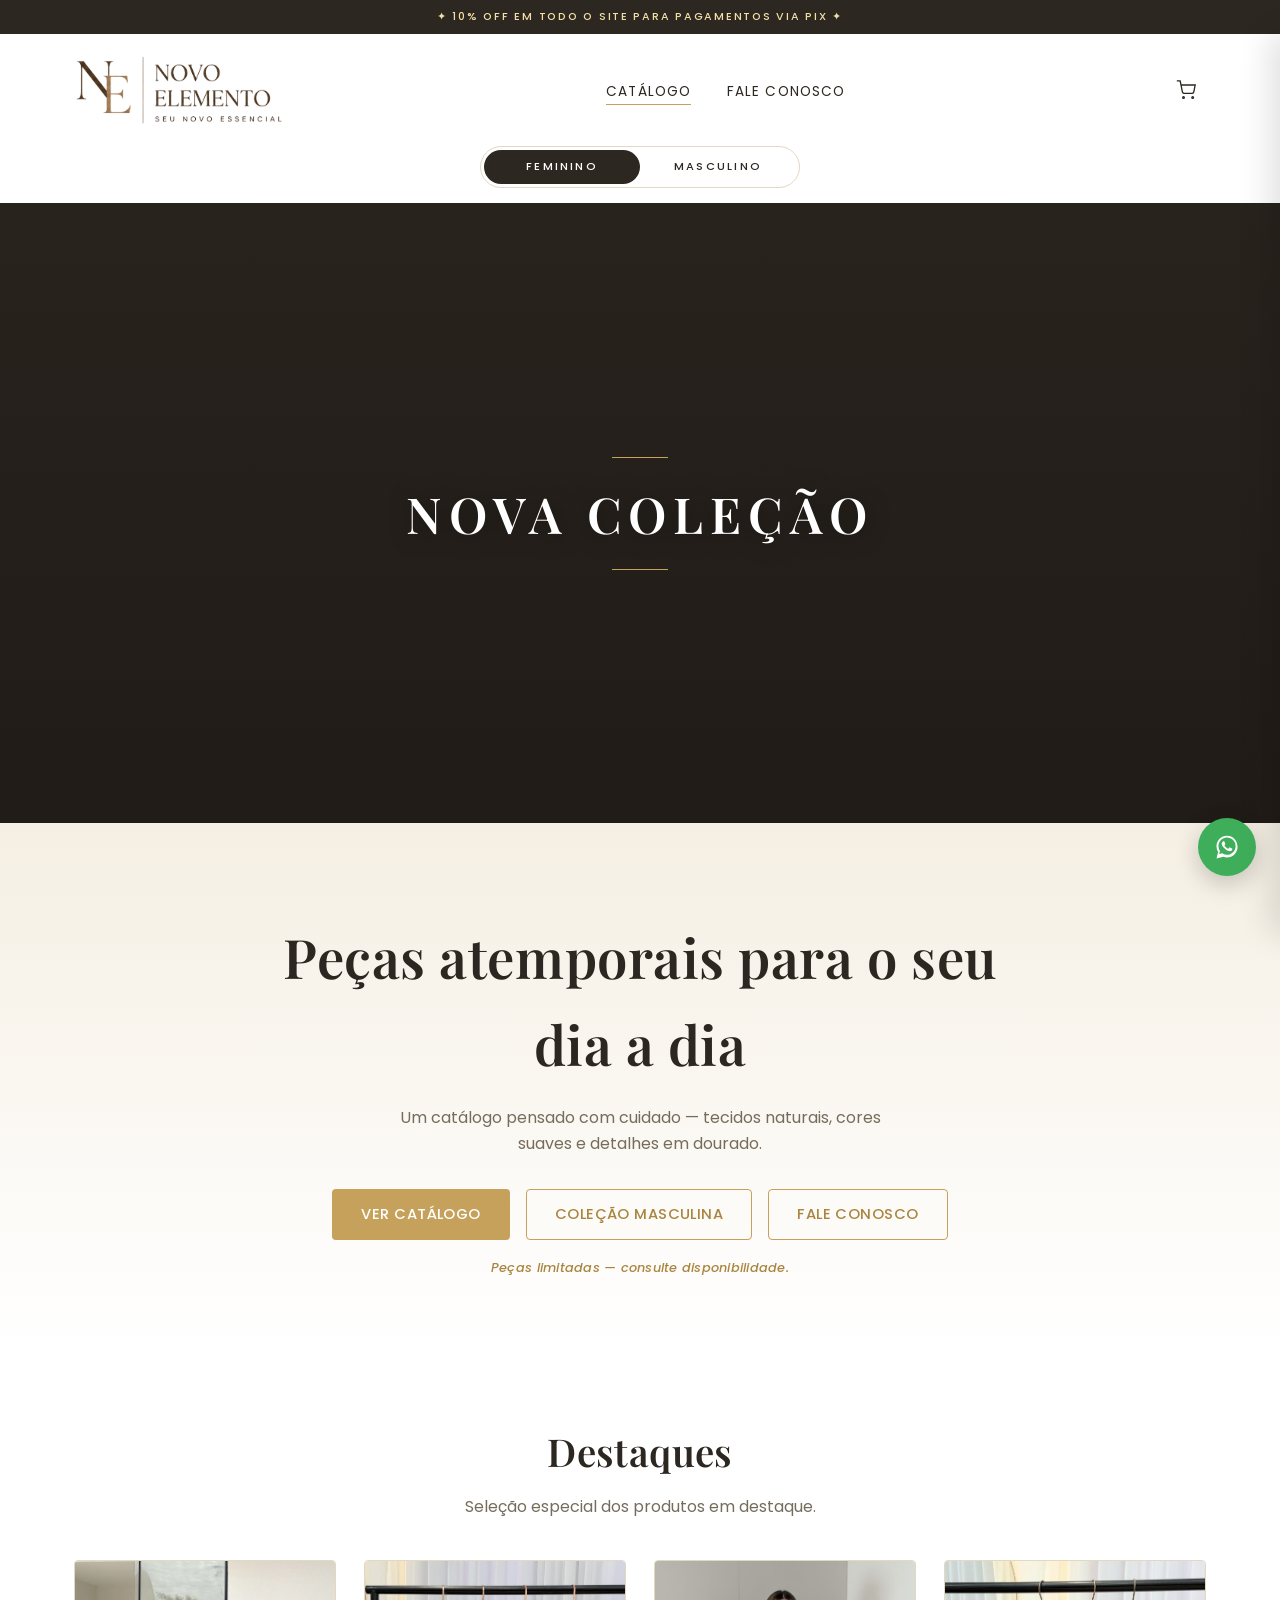
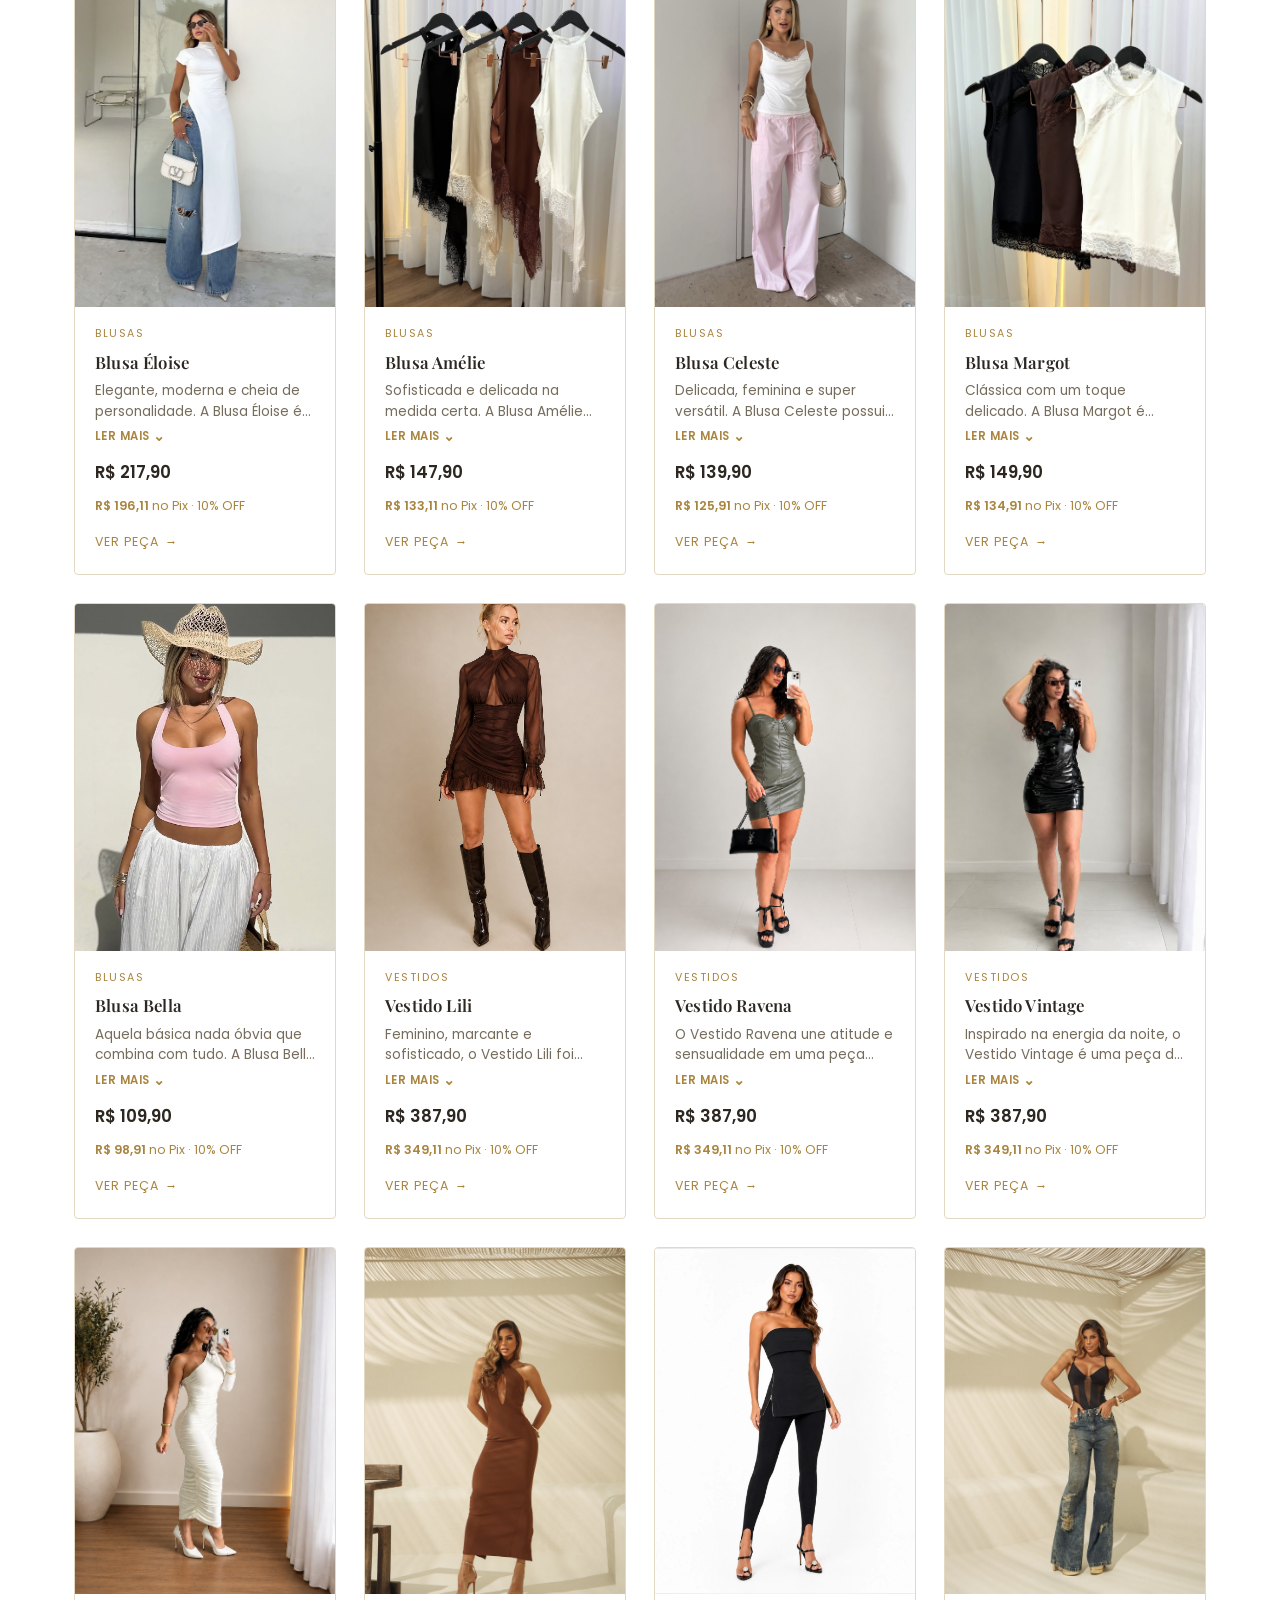
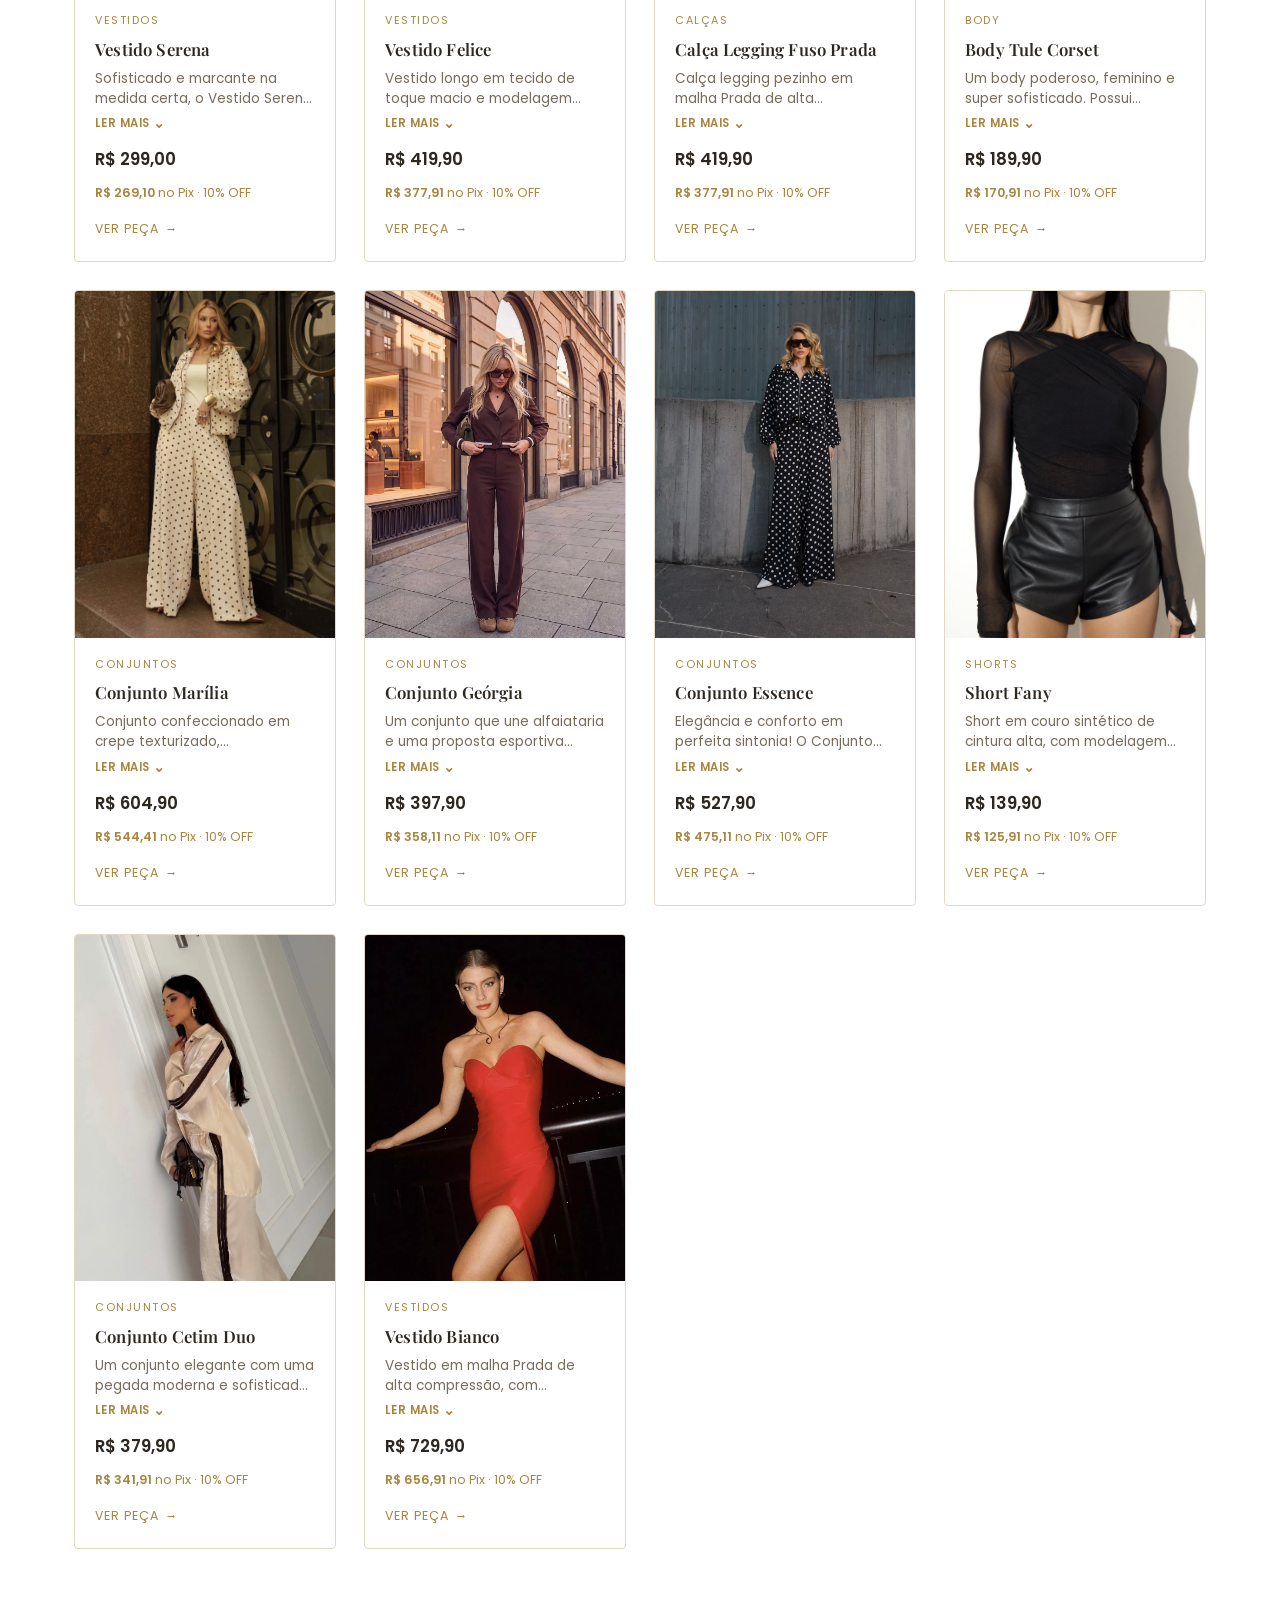
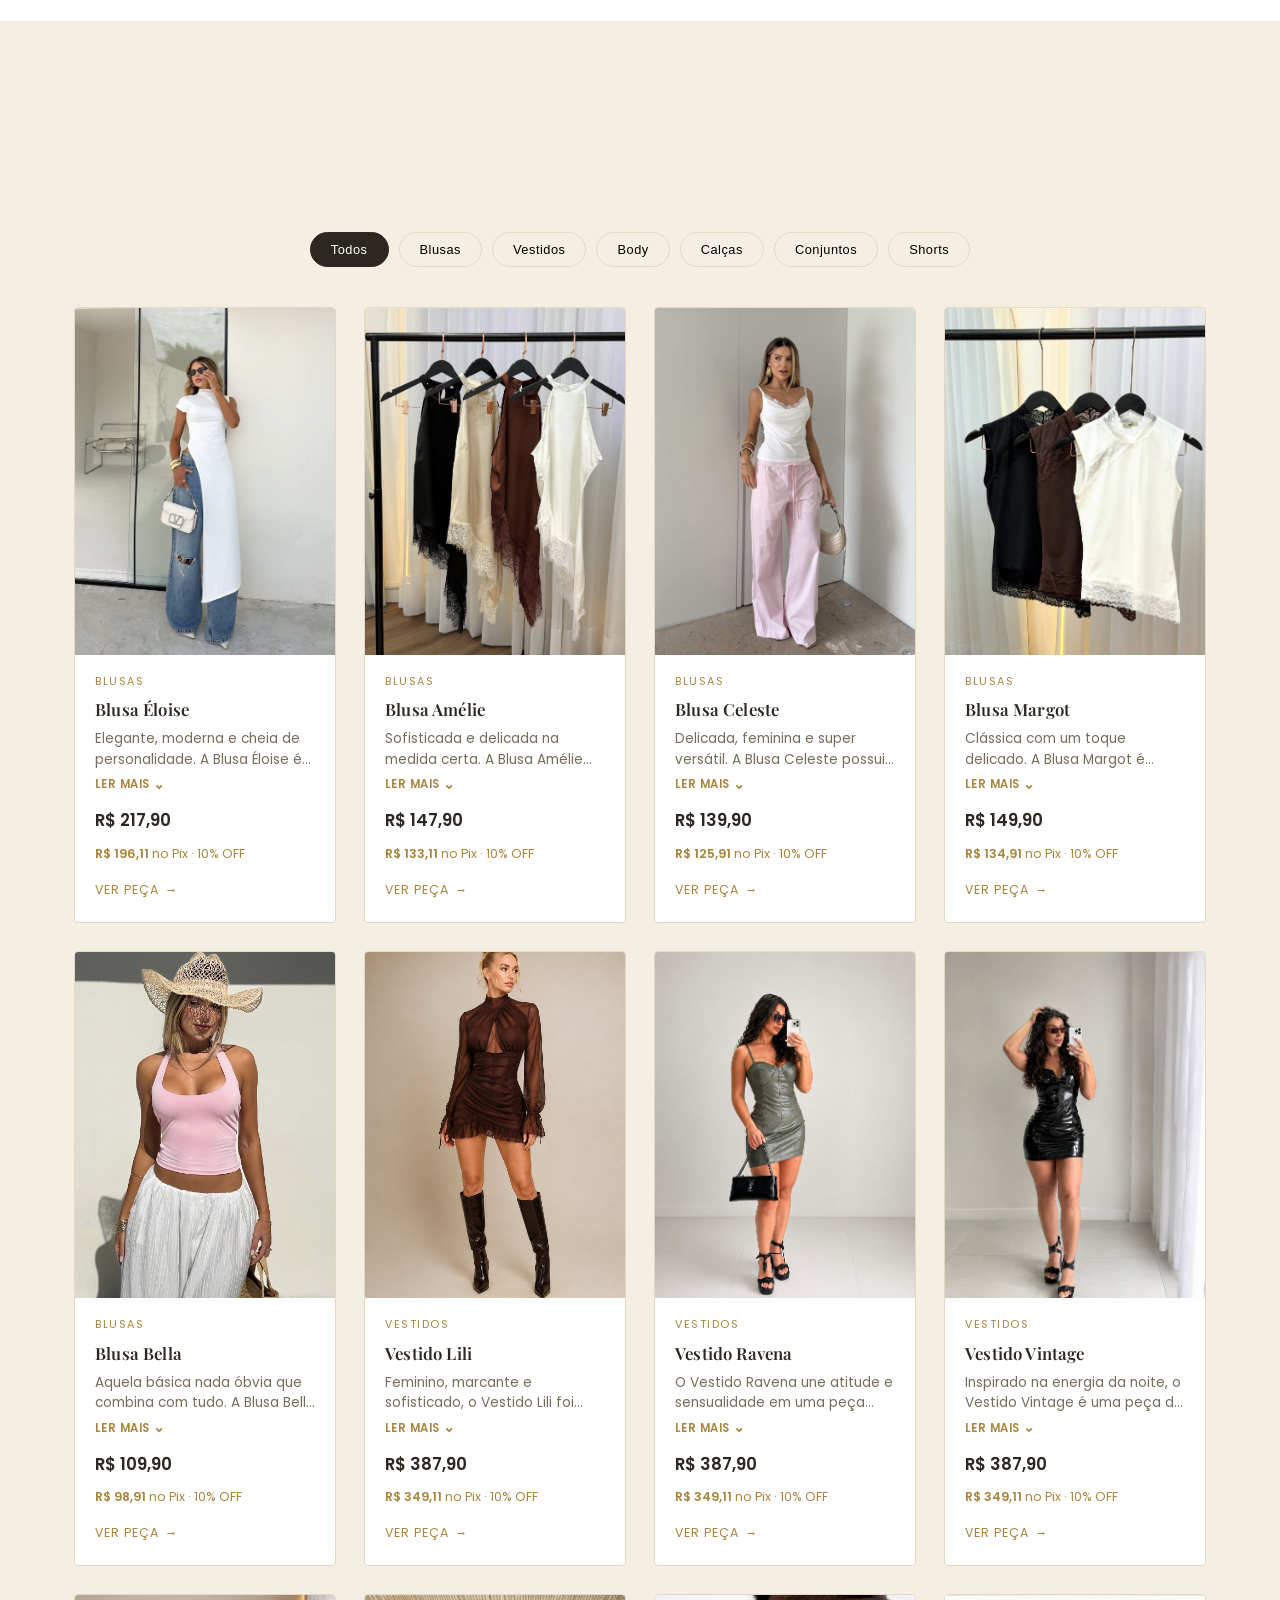
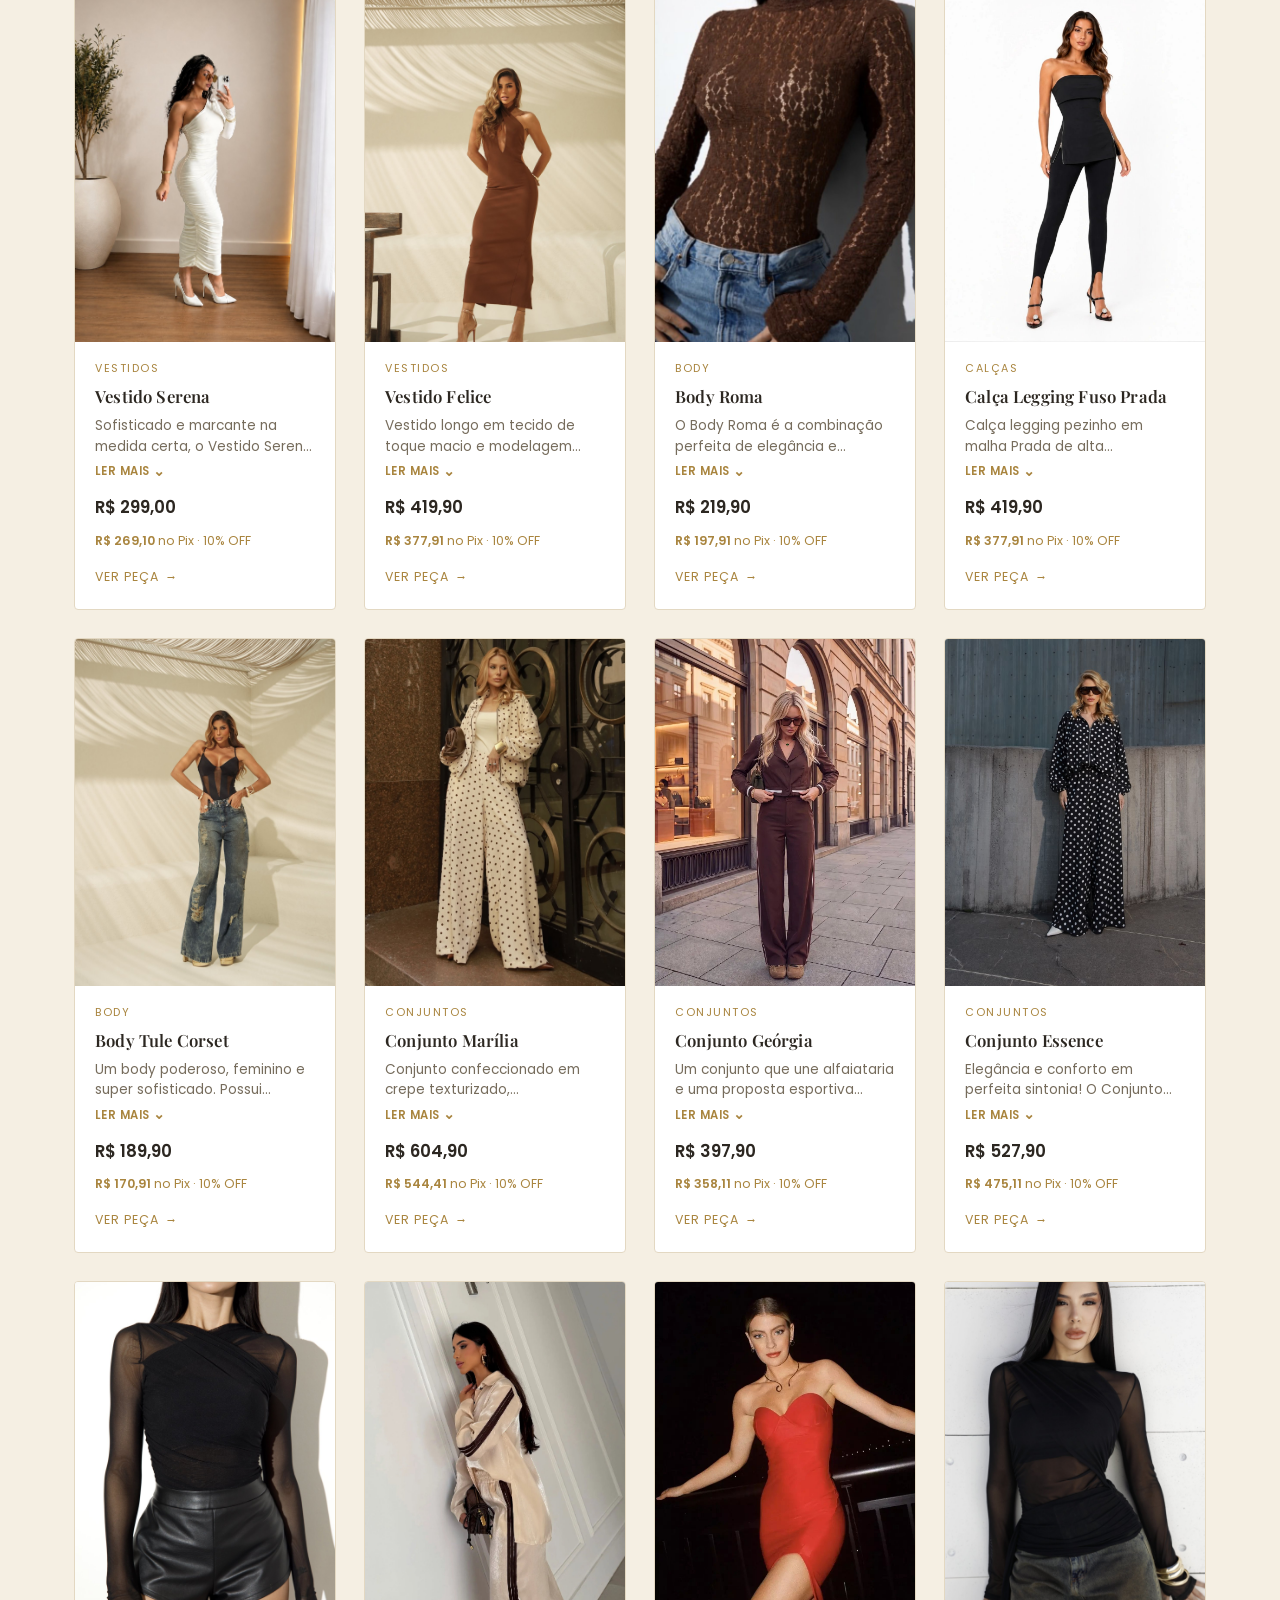
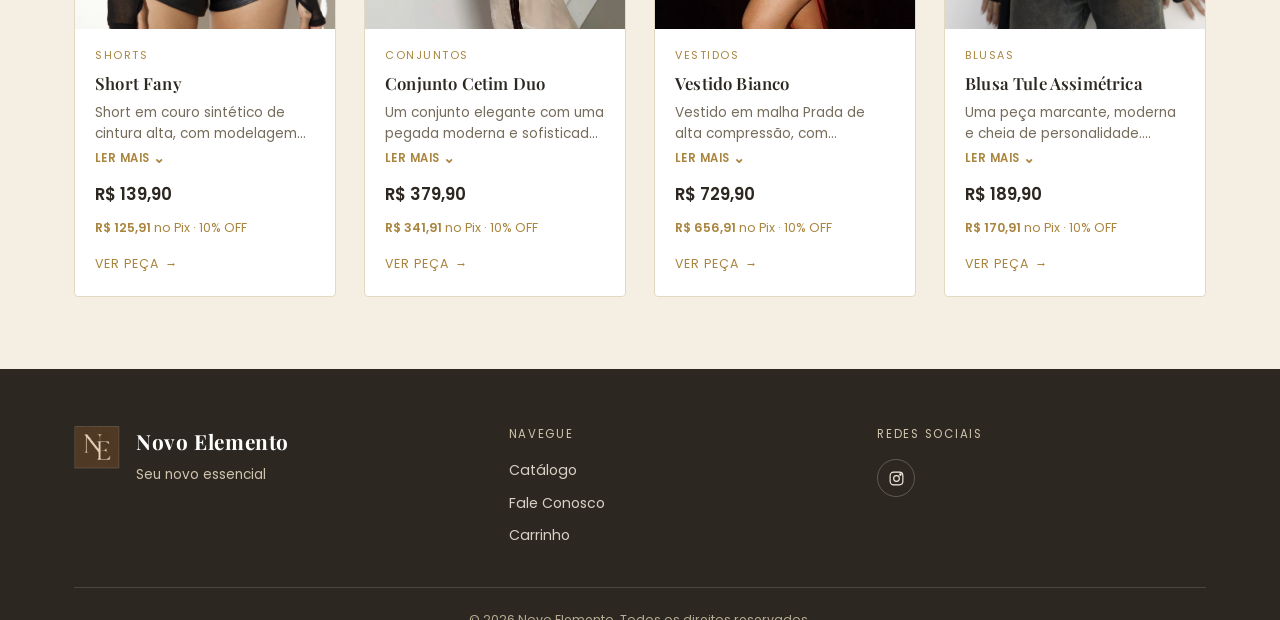
<file: index.html>
<!DOCTYPE html>
<html lang="pt-BR" data-gender="fem">
<head>
<meta charset="UTF-8">
<meta name="viewport" content="width=device-width, initial-scale=1.0">
<title>Novo Elemento — Loja</title>
<meta name="description" content="Loja Novo Elemento — moda com essência.">
<link rel="icon" type="image/png" href="assets/favicon.png">
<link rel="stylesheet" href="css/style.css">
<script src="js/swap-boot.js"></script>
</head>
<body>

<div class="promo-bar" role="note"><span>&#10022; 10% OFF EM TODO O SITE PARA PAGAMENTOS VIA PIX &#10022;</span></div>

<header class="site-header">
  <nav class="nav">
    <a href="index.html" class="nav-logo">
      <span class="logo-shine">
        <img src="assets/logo.png" alt="Novo Elemento" class="logo-img">
        <div class="logo-fallback">
          <strong>Novo Elemento</strong>
          <span>Seu novo essencial</span>
        </div>
      </span>
    </a>

    <ul class="nav-links">
      <li><a href="index.html" class="active">Catálogo</a></li>
      <li><a href="sobre.html">Fale Conosco</a></li>
    </ul>

    <div class="nav-actions">
      <a href="carrinho.html" class="nav-cart" aria-label="Ver carrinho">
        <svg viewBox="0 0 24 24" fill="none" stroke="currentColor" stroke-width="1.6"><circle cx="9" cy="21" r="1"/><circle cx="20" cy="21" r="1"/><path d="M1 1h4l2.68 13.39a2 2 0 0 0 2 1.61h9.72a2 2 0 0 0 2-1.61L23 6H6"/></svg>
        <span class="cart-badge" data-cart-badge>0</span>
      </a>
      <button class="nav-toggle" aria-label="Abrir menu" aria-expanded="false">
        <span></span><span></span><span></span>
      </button>
    </div>
  </nav>

  <div class="gender-bar">
    <div class="gender-switch" role="group" aria-label="Escolher seção da loja">
      <span class="gender-switch__thumb" aria-hidden="true"></span>
      <a class="gender-switch__opt" href="index.html" data-gender-link="fem">Feminino</a>
      <a class="gender-switch__opt" href="masculino.html" data-gender-link="masc">Masculino</a>
    </div>
  </div>

  <div class="nav-mobile">
    <ul>
      <li><a href="index.html">Catálogo</a></li>
      <li><a href="sobre.html">Fale Conosco</a></li>
      <li><a href="carrinho.html">Carrinho</a></li>
    </ul>
  </div>
</header>

<section class="hero-carousel">
  <div class="hero-carousel__track">
    <img src="assets/carrossel/carrossel-01.jpg" alt="" class="hero-carousel__slide">
    <img src="assets/carrossel/carrossel-02.jpg" alt="" class="hero-carousel__slide">
    <img src="assets/carrossel/carrossel-03.jpg" alt="" class="hero-carousel__slide">
    <img src="assets/carrossel/carrossel-04.jpg" alt="" class="hero-carousel__slide">
    <img src="assets/carrossel/carrossel-05.jpg" alt="" class="hero-carousel__slide">
    <img src="assets/carrossel/carrossel-06.jpg" alt="" class="hero-carousel__slide">
    <img src="assets/carrossel/carrossel-07.jpg" alt="" class="hero-carousel__slide">
  </div>
  <div class="hero-carousel__overlay"></div>
  <div class="hero-carousel__caption">
    <span class="hero-carousel__line"></span>
    <h2>Nova Coleção</h2>
    <span class="hero-carousel__line"></span>
  </div>
</section>

<section class="hero">
  <h1>Peças atemporais para o seu dia a dia</h1>
  <p>Um catálogo pensado com cuidado — tecidos naturais, cores suaves e detalhes em dourado.</p>
  <div class="hero__actions">
    <a href="#catalogo" class="btn btn--gold">Ver Catálogo</a>
    <a href="masculino.html" class="btn btn--outline" data-gender-link="masc">Coleção Masculina</a>
    <a href="sobre.html" class="btn btn--outline">Fale Conosco</a>
  </div>
  <p class="hero__notice">Peças limitadas — consulte disponibilidade.</p>
</section>

<section class="section">
  <div class="container">
    <h2 class="section-title reveal">Destaques</h2>
    <p class="section-subtitle reveal">Seleção especial dos produtos em destaque.</p>
    <div class="product-grid" data-featured-grid></div>
  </div>
</section>

<section class="section section--linen" id="catalogo">
  <div class="container">
    <h2 class="section-title reveal">Catálogo Completo</h2>
    <p class="section-subtitle reveal">Filtre por categoria para encontrar a peça ideal.</p>
    <div class="filter-bar" data-category-filters></div>
    <div class="product-grid" data-product-grid></div>
  </div>
</section>

<footer class="site-footer" id="footer"></footer>

<a class="whatsapp-float" id="whatsappFloat" href="#" target="_blank" rel="noopener" aria-label="Falar no WhatsApp">
  <svg viewBox="0 0 32 32"><path d="M16.02 3C9.4 3 4 8.4 4 15.02c0 2.4.7 4.63 1.9 6.5L4 29l7.65-1.86a11.9 11.9 0 0 0 4.37.83h.01c6.63 0 12.02-5.4 12.02-12.02C28.05 8.4 22.65 3 16.02 3zm0 21.8h-.01a9.8 9.8 0 0 1-4.99-1.37l-.36-.21-3.65.89.98-3.58-.24-.37a9.77 9.77 0 0 1-1.5-5.16c0-5.4 4.4-9.79 9.8-9.79 2.62 0 5.08 1.02 6.93 2.87a9.73 9.73 0 0 1 2.87 6.93c0 5.4-4.4 9.79-9.83 9.79zm5.38-7.34c-.29-.15-1.75-.86-2.02-.96-.27-.1-.47-.15-.67.15-.2.29-.77.96-.94 1.16-.17.2-.34.22-.64.07-.29-.15-1.24-.46-2.36-1.46-.87-.78-1.46-1.74-1.63-2.03-.17-.29-.02-.45.13-.6.13-.13.29-.34.44-.51.15-.17.2-.29.29-.49.1-.2.05-.37-.02-.51-.07-.15-.67-1.61-.92-2.2-.24-.58-.49-.5-.67-.51-.17-.01-.37-.01-.57-.01s-.51.07-.79.37c-.27.29-1.04 1.02-1.04 2.48 0 1.46 1.07 2.87 1.22 3.07.15.2 2.1 3.2 5.08 4.49.71.31 1.26.49 1.69.62.71.23 1.36.2 1.87.12.57-.09 1.75-.71 2-1.4.25-.69.25-1.28.17-1.4-.07-.12-.27-.2-.56-.34z"/></svg>
</a>

<script src="js/store-data.js"></script>
<script src="js/products-data.js"></script>
<script src="js/cart.js"></script>
<script src="js/nav.js"></script>
<script src="js/catalog.js"></script>
<script src="js/footer.js"></script>
<script src="js/transition.js"></script>
<div id="swap-ready" hidden></div>
</body>
</html>
</file>
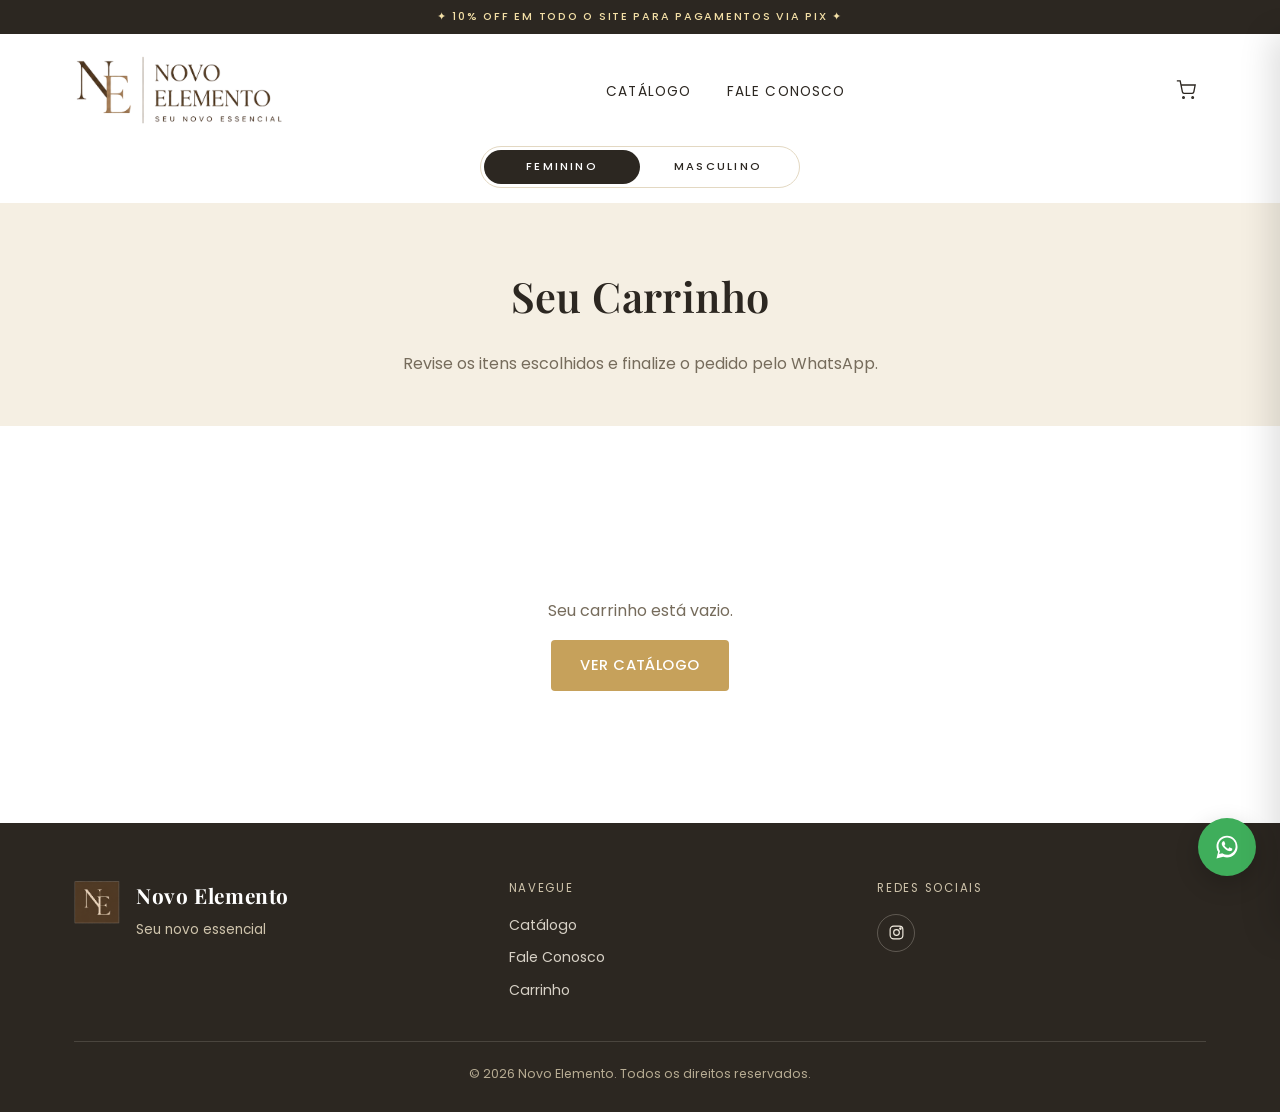
<file: carrinho.html>
<!DOCTYPE html>
<html lang="pt-BR">
<head>
<meta charset="UTF-8">
<meta name="viewport" content="width=device-width, initial-scale=1.0">
<title>Carrinho — Novo Elemento</title>
<link rel="icon" type="image/png" href="assets/favicon.png">
<link rel="stylesheet" href="css/style.css">
<script src="js/swap-boot.js"></script>
</head>
<body>

<div class="promo-bar" role="note"><span>&#10022; 10% OFF EM TODO O SITE PARA PAGAMENTOS VIA PIX &#10022;</span></div>

<header class="site-header">
  <nav class="nav">
    <a href="index.html" class="nav-logo">
      <span class="logo-shine">
        <img src="assets/logo.png" alt="Novo Elemento" class="logo-img">
        <div class="logo-fallback">
          <strong>Novo Elemento</strong>
          <span>Seu novo essencial</span>
        </div>
      </span>
    </a>

    <ul class="nav-links">
      <li><a href="index.html">Catálogo</a></li>
      <li><a href="sobre.html">Fale Conosco</a></li>
    </ul>

    <div class="nav-actions">
      <a href="carrinho.html" class="nav-cart" aria-label="Ver carrinho">
        <svg viewBox="0 0 24 24" fill="none" stroke="currentColor" stroke-width="1.6"><circle cx="9" cy="21" r="1"/><circle cx="20" cy="21" r="1"/><path d="M1 1h4l2.68 13.39a2 2 0 0 0 2 1.61h9.72a2 2 0 0 0 2-1.61L23 6H6"/></svg>
        <span class="cart-badge" data-cart-badge>0</span>
      </a>
      <button class="nav-toggle" aria-label="Abrir menu" aria-expanded="false">
        <span></span><span></span><span></span>
      </button>
    </div>
  </nav>

  <div class="gender-bar">
    <div class="gender-switch" role="group" aria-label="Escolher seção da loja">
      <span class="gender-switch__thumb" aria-hidden="true"></span>
      <a class="gender-switch__opt" href="index.html" data-gender-link="fem">Feminino</a>
      <a class="gender-switch__opt" href="masculino.html" data-gender-link="masc">Masculino</a>
    </div>
  </div>

  <div class="nav-mobile">
    <ul>
      <li><a href="index.html">Catálogo</a></li>
      <li><a href="sobre.html">Fale Conosco</a></li>
      <li><a href="carrinho.html">Carrinho</a></li>
    </ul>
  </div>
</header>

<div class="page-header">
  <h1>Seu Carrinho</h1>
  <p>Revise os itens escolhidos e finalize o pedido pelo WhatsApp.</p>
</div>

<section class="section">
  <div class="container">
    <p class="cart-status-banner" data-cart-status style="display:none"></p>

    <div class="cart-layout">
      <div data-cart-list></div>

      <div class="cart-empty" data-cart-empty style="display:none">
        <p>Seu carrinho está vazio.</p>
        <a href="index.html" class="btn btn--gold">Ver Catálogo</a>
      </div>

      <div class="cart-summary" data-cart-summary style="display:none">
        <div class="cart-summary__total">
          <span>Total</span>
          <span data-cart-total>R$ 0,00</span>
        </div>
        <div class="cart-summary__pix">
          <div>
            <strong data-pix-label>No Pix</strong>
            <small data-pix-save></small>
          </div>
          <span class="cart-summary__pix-total" data-cart-pix-total>R$ 0,00</span>
        </div>
        <button type="button" class="btn btn--gold btn--block" data-checkout-pix>
          Pagar com Pix
        </button>
        <p class="mp-error" data-pix-error></p>
        <button type="button" class="btn btn--outline btn--block" data-checkout-mercadopago>
          Pagar com cartão ou boleto
        </button>
        <p class="mp-error" data-mp-error></p>
        <a href="#" class="btn btn--whatsapp btn--block" data-checkout-whatsapp target="_blank" rel="noopener">
          Finalizar pedido no WhatsApp
        </a>
        <p class="cart-summary__note">O desconto vale para pagamentos via Pix. Cartão e boleto são pagos pelo Mercado Pago pelo valor cheio. Prefere combinar pagamento e entrega direto com a gente? Finalize pelo WhatsApp.</p>
      </div>
    </div>
  </div>
</section>

<footer class="site-footer" id="footer"></footer>

<a class="whatsapp-float" id="whatsappFloat" href="#" target="_blank" rel="noopener" aria-label="Falar no WhatsApp">
  <svg viewBox="0 0 32 32"><path d="M16.02 3C9.4 3 4 8.4 4 15.02c0 2.4.7 4.63 1.9 6.5L4 29l7.65-1.86a11.9 11.9 0 0 0 4.37.83h.01c6.63 0 12.02-5.4 12.02-12.02C28.05 8.4 22.65 3 16.02 3zm0 21.8h-.01a9.8 9.8 0 0 1-4.99-1.37l-.36-.21-3.65.89.98-3.58-.24-.37a9.77 9.77 0 0 1-1.5-5.16c0-5.4 4.4-9.79 9.8-9.79 2.62 0 5.08 1.02 6.93 2.87a9.73 9.73 0 0 1 2.87 6.93c0 5.4-4.4 9.79-9.83 9.79zm5.38-7.34c-.29-.15-1.75-.86-2.02-.96-.27-.1-.47-.15-.67.15-.2.29-.77.96-.94 1.16-.17.2-.34.22-.64.07-.29-.15-1.24-.46-2.36-1.46-.87-.78-1.46-1.74-1.63-2.03-.17-.29-.02-.45.13-.6.13-.13.29-.34.44-.51.15-.17.2-.29.29-.49.1-.2.05-.37-.02-.51-.07-.15-.67-1.61-.92-2.2-.24-.58-.49-.5-.67-.51-.17-.01-.37-.01-.57-.01s-.51.07-.79.37c-.27.29-1.04 1.02-1.04 2.48 0 1.46 1.07 2.87 1.22 3.07.15.2 2.1 3.2 5.08 4.49.71.31 1.26.49 1.69.62.71.23 1.36.2 1.87.12.57-.09 1.75-.71 2-1.4.25-.69.25-1.28.17-1.4-.07-.12-.27-.2-.56-.34z"/></svg>
</a>

<script src="js/store-data.js"></script>
<script src="js/products-data.js"></script>
<script src="js/cart.js"></script>
<script src="js/nav.js"></script>
<script src="js/footer.js"></script>
<script src="js/transition.js"></script>
<script src="js/cart-page.js"></script>
</body>
</html>
</file>
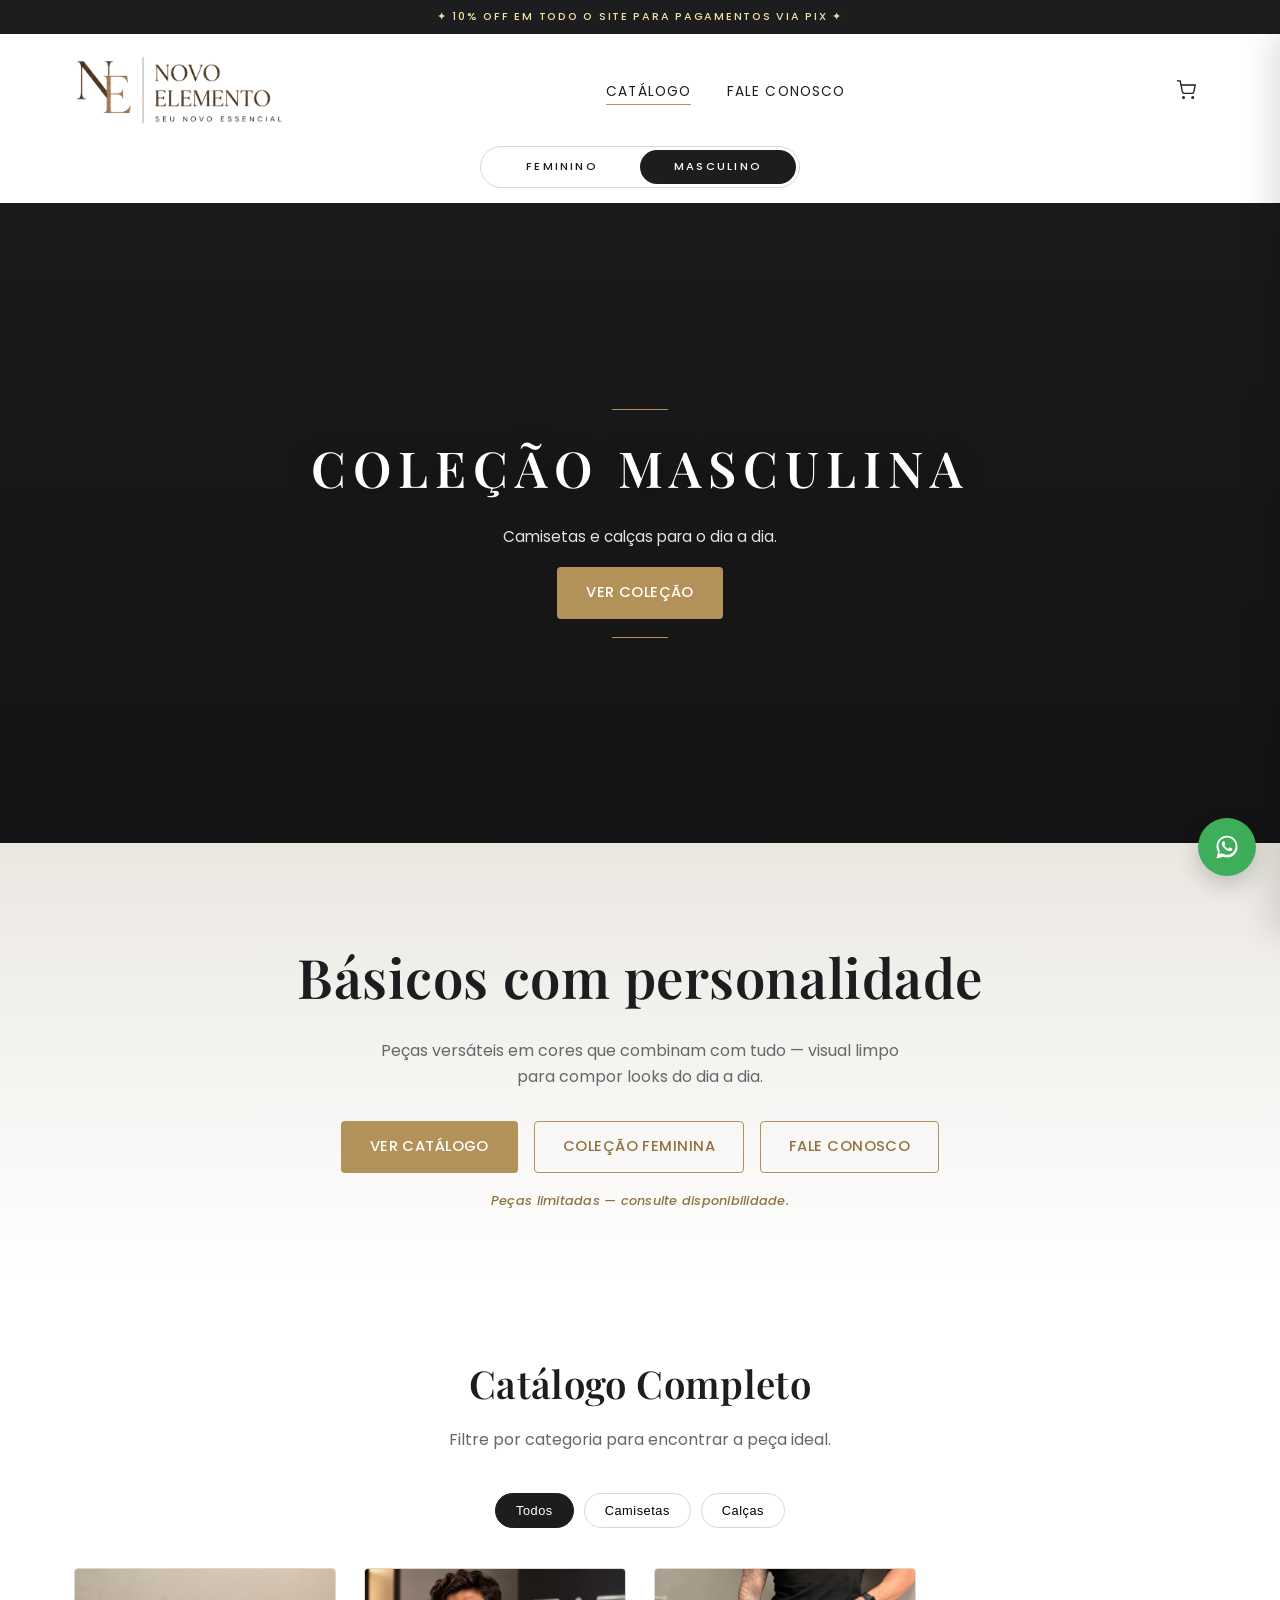
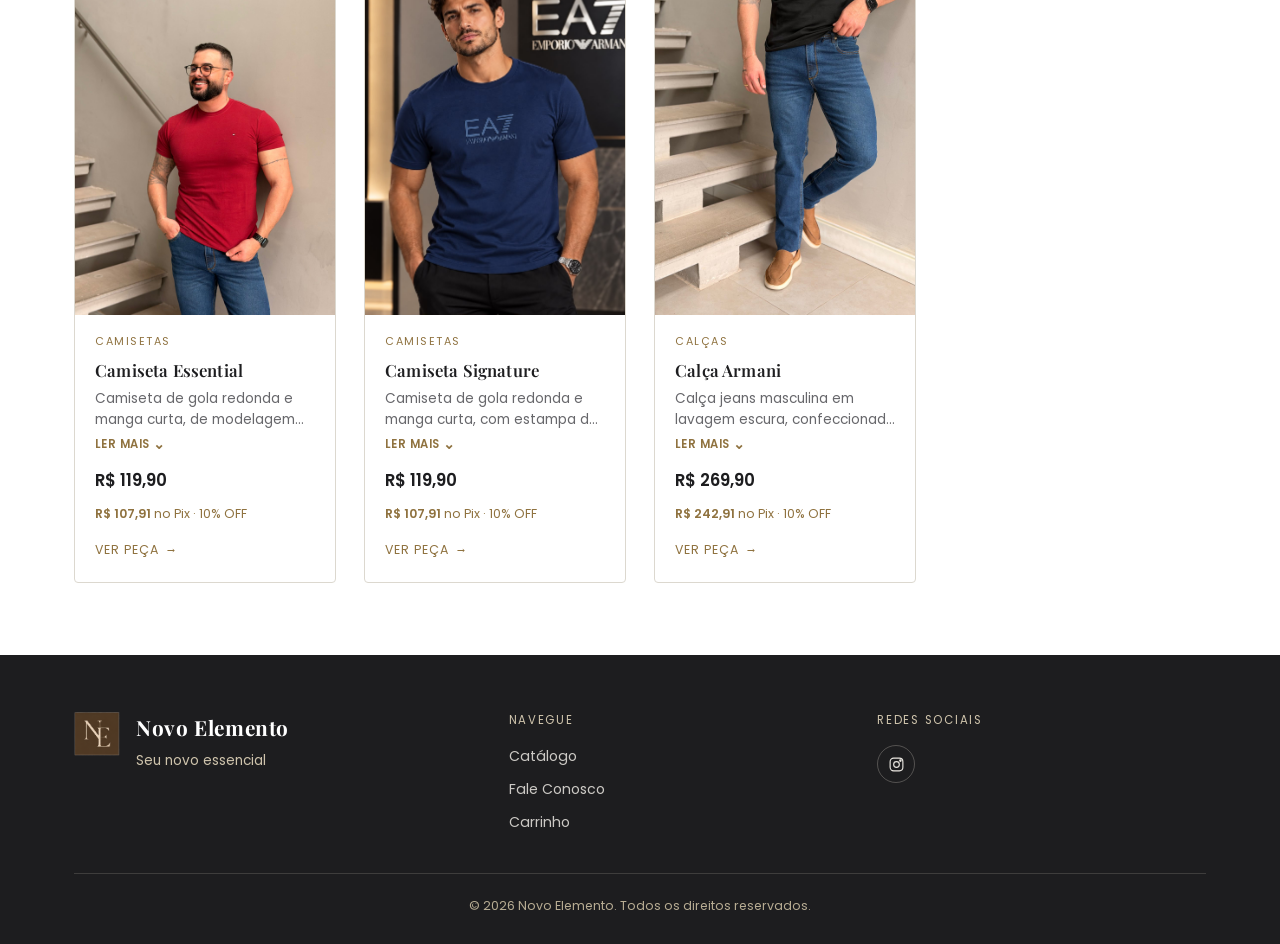
<file: masculino.html>
<!DOCTYPE html>
<html lang="pt-BR" data-gender="masc">
<head>
<meta charset="UTF-8">
<meta name="viewport" content="width=device-width, initial-scale=1.0">
<title>Masculino — Novo Elemento</title>
<meta name="description" content="Novo Elemento Masculino — camisetas e calças para o dia a dia.">
<link rel="icon" type="image/png" href="assets/favicon.png">
<link rel="stylesheet" href="css/style.css">
<script src="js/swap-boot.js"></script>
</head>
<body>

<div class="promo-bar" role="note"><span>&#10022; 10% OFF EM TODO O SITE PARA PAGAMENTOS VIA PIX &#10022;</span></div>

<header class="site-header">
  <nav class="nav">
    <a href="masculino.html" class="nav-logo">
      <span class="logo-shine">
        <img src="assets/logo.png" alt="Novo Elemento" class="logo-img">
        <div class="logo-fallback">
          <strong>Novo Elemento</strong>
          <span>Seu novo essencial</span>
        </div>
      </span>
    </a>

    <ul class="nav-links">
      <li><a href="masculino.html" class="active">Catálogo</a></li>
      <li><a href="sobre.html">Fale Conosco</a></li>
    </ul>

    <div class="nav-actions">
      <a href="carrinho.html" class="nav-cart" aria-label="Ver carrinho">
        <svg viewBox="0 0 24 24" fill="none" stroke="currentColor" stroke-width="1.6"><circle cx="9" cy="21" r="1"/><circle cx="20" cy="21" r="1"/><path d="M1 1h4l2.68 13.39a2 2 0 0 0 2 1.61h9.72a2 2 0 0 0 2-1.61L23 6H6"/></svg>
        <span class="cart-badge" data-cart-badge>0</span>
      </a>
      <button class="nav-toggle" aria-label="Abrir menu" aria-expanded="false">
        <span></span><span></span><span></span>
      </button>
    </div>
  </nav>

  <div class="gender-bar">
    <div class="gender-switch" role="group" aria-label="Escolher seção da loja">
      <span class="gender-switch__thumb" aria-hidden="true"></span>
      <a class="gender-switch__opt" href="index.html" data-gender-link="fem">Feminino</a>
      <a class="gender-switch__opt" href="masculino.html" data-gender-link="masc">Masculino</a>
    </div>
  </div>

  <div class="nav-mobile">
    <ul>
      <li><a href="masculino.html">Catálogo</a></li>
      <li><a href="sobre.html">Fale Conosco</a></li>
      <li><a href="carrinho.html">Carrinho</a></li>
    </ul>
  </div>
</header>

<section class="hero-masc">
  <div class="hero-masc__panel" style="--o:0s">
    <img class="hero-masc__slide" style="--k:0" src="assets/produtos/banner-masc-nova-1.jpg" alt="" loading="lazy">
    <img class="hero-masc__slide" style="--k:1" src="assets/produtos/camiseta-signature-branco-1.jpg" alt="" loading="lazy">
    <img class="hero-masc__slide" style="--k:2" src="assets/produtos/banner-masc-nova-2.jpg" alt="" loading="lazy">
    <img class="hero-masc__slide" style="--k:3" src="assets/produtos/camiseta-essential-marinho-1.jpg" alt="" loading="lazy">
  </div>
  <div class="hero-masc__panel" style="--o:1.5s">
    <img class="hero-masc__slide" style="--k:0" src="assets/produtos/camiseta-signature-azul-1.jpg" alt="">
    <img class="hero-masc__slide" style="--k:1" src="assets/produtos/banner-masc-nova-3.jpg" alt="" loading="lazy">
    <img class="hero-masc__slide" style="--k:2" src="assets/produtos/camiseta-essential-bordo-1.jpg" alt="" loading="lazy">
    <img class="hero-masc__slide" style="--k:3" src="assets/produtos/banner-masc-nova-4.jpg" alt="" loading="lazy">
  </div>
  <div class="hero-masc__panel" style="--o:3s">
    <img class="hero-masc__slide" style="--k:0" src="assets/produtos/banner-masc-nova-5.jpg" alt="" loading="lazy">
    <img class="hero-masc__slide" style="--k:1" src="assets/produtos/camiseta-signature-preto-1.jpg" alt="" loading="lazy">
    <img class="hero-masc__slide" style="--k:2" src="assets/produtos/banner-masc-nova-6.jpg" alt="" loading="lazy">
    <img class="hero-masc__slide" style="--k:3" src="assets/produtos/camiseta-essential-branco-1.jpg" alt="" loading="lazy">
  </div>
  <div class="hero-masc__overlay"></div>
  <div class="hero-masc__caption">
    <span class="hero-masc__line"></span>
    <h2>Coleção Masculina</h2>
    <p>Camisetas e calças para o dia a dia.</p>
    <a href="#catalogo" class="btn btn--gold">Ver coleção</a>
    <span class="hero-masc__line"></span>
  </div>
</section>

<section class="hero">
  <h1>Básicos com personalidade</h1>
  <p>Peças versáteis em cores que combinam com tudo — visual limpo para compor looks do dia a dia.</p>
  <div class="hero__actions">
    <a href="#catalogo" class="btn btn--gold">Ver Catálogo</a>
    <a href="index.html" class="btn btn--outline" data-gender-link="fem">Coleção Feminina</a>
    <a href="sobre.html" class="btn btn--outline">Fale Conosco</a>
  </div>
  <p class="hero__notice">Peças limitadas — consulte disponibilidade.</p>
</section>

<section class="section" id="catalogo">
  <div class="container">
    <h2 class="section-title reveal">Catálogo Completo</h2>
    <p class="section-subtitle reveal">Filtre por categoria para encontrar a peça ideal.</p>
    <div class="filter-bar" data-category-filters></div>
    <div class="product-grid" data-product-grid></div>
  </div>
</section>

<footer class="site-footer" id="footer"></footer>

<a class="whatsapp-float" id="whatsappFloat" href="#" target="_blank" rel="noopener" aria-label="Falar no WhatsApp">
  <svg viewBox="0 0 32 32"><path d="M16.02 3C9.4 3 4 8.4 4 15.02c0 2.4.7 4.63 1.9 6.5L4 29l7.65-1.86a11.9 11.9 0 0 0 4.37.83h.01c6.63 0 12.02-5.4 12.02-12.02C28.05 8.4 22.65 3 16.02 3zm0 21.8h-.01a9.8 9.8 0 0 1-4.99-1.37l-.36-.21-3.65.89.98-3.58-.24-.37a9.77 9.77 0 0 1-1.5-5.16c0-5.4 4.4-9.79 9.8-9.79 2.62 0 5.08 1.02 6.93 2.87a9.73 9.73 0 0 1 2.87 6.93c0 5.4-4.4 9.79-9.83 9.79zm5.38-7.34c-.29-.15-1.75-.86-2.02-.96-.27-.1-.47-.15-.67.15-.2.29-.77.96-.94 1.16-.17.2-.34.22-.64.07-.29-.15-1.24-.46-2.36-1.46-.87-.78-1.46-1.74-1.63-2.03-.17-.29-.02-.45.13-.6.13-.13.29-.34.44-.51.15-.17.2-.29.29-.49.1-.2.05-.37-.02-.51-.07-.15-.67-1.61-.92-2.2-.24-.58-.49-.5-.67-.51-.17-.01-.37-.01-.57-.01s-.51.07-.79.37c-.27.29-1.04 1.02-1.04 2.48 0 1.46 1.07 2.87 1.22 3.07.15.2 2.1 3.2 5.08 4.49.71.31 1.26.49 1.69.62.71.23 1.36.2 1.87.12.57-.09 1.75-.71 2-1.4.25-.69.25-1.28.17-1.4-.07-.12-.27-.2-.56-.34z"/></svg>
</a>

<script src="js/store-data.js"></script>
<script src="js/products-data.js"></script>
<script src="js/cart.js"></script>
<script src="js/nav.js"></script>
<script src="js/catalog.js"></script>
<script src="js/footer.js"></script>
<script src="js/transition.js"></script>
<div id="swap-ready" hidden></div>
</body>
</html>
</file>
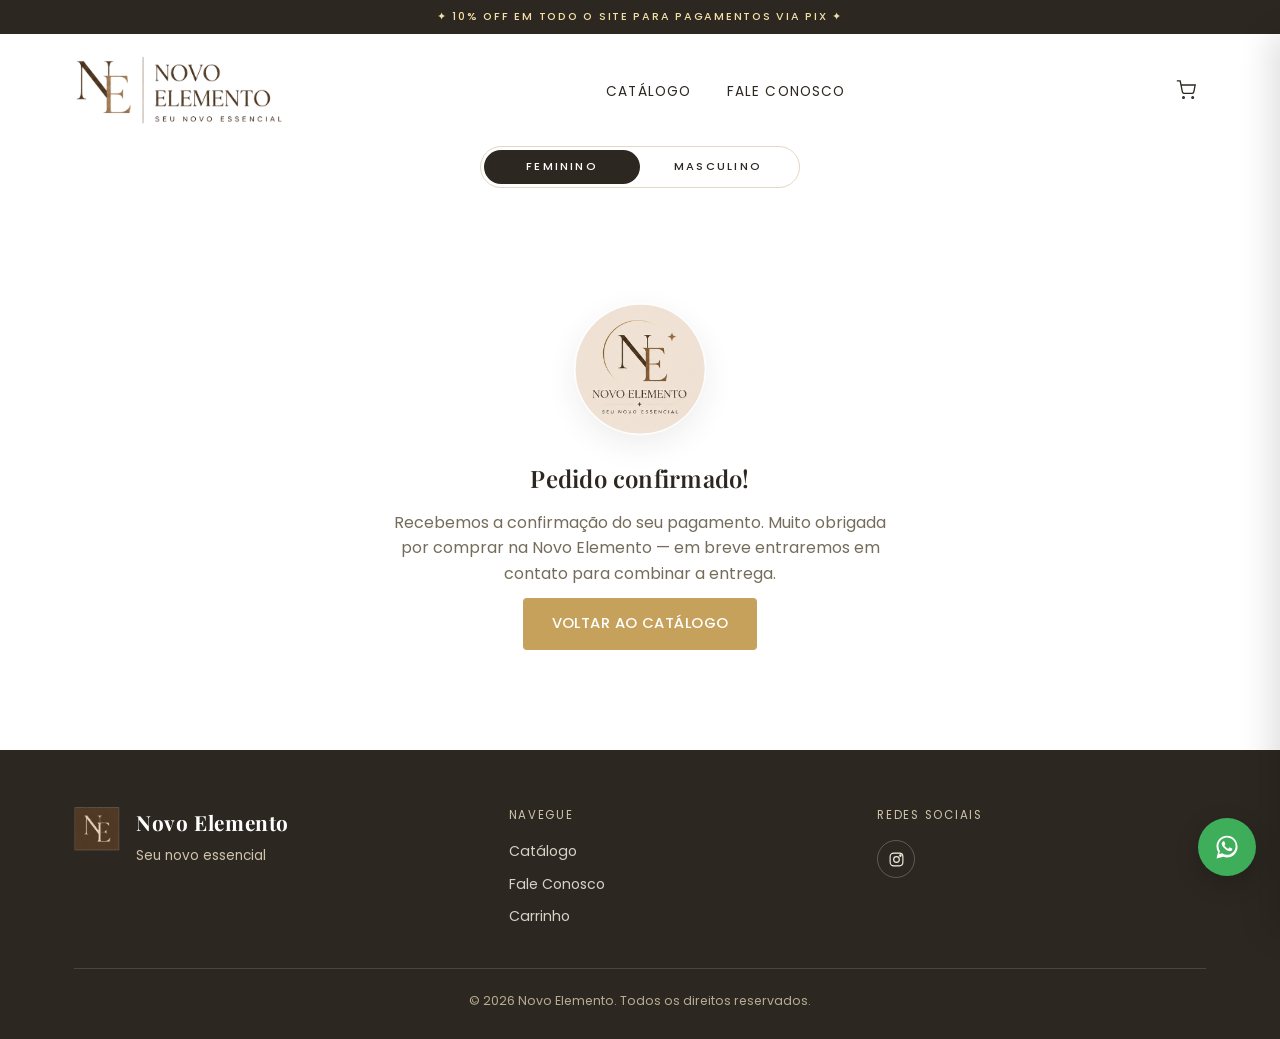
<file: obrigado.html>
<!DOCTYPE html>
<html lang="pt-BR">
<head>
<meta charset="UTF-8">
<meta name="viewport" content="width=device-width, initial-scale=1.0">
<title>Pedido confirmado — Novo Elemento</title>
<link rel="icon" type="image/png" href="assets/favicon.png">
<link rel="stylesheet" href="css/style.css">
<script src="js/swap-boot.js"></script>
</head>
<body>

<div class="promo-bar" role="note"><span>&#10022; 10% OFF EM TODO O SITE PARA PAGAMENTOS VIA PIX &#10022;</span></div>

<header class="site-header">
  <nav class="nav">
    <a href="index.html" class="nav-logo">
      <span class="logo-shine">
        <img src="assets/logo.png" alt="Novo Elemento" class="logo-img">
        <div class="logo-fallback">
          <strong>Novo Elemento</strong>
          <span>Seu novo essencial</span>
        </div>
      </span>
    </a>

    <ul class="nav-links">
      <li><a href="index.html">Catálogo</a></li>
      <li><a href="sobre.html">Fale Conosco</a></li>
    </ul>

    <div class="nav-actions">
      <a href="carrinho.html" class="nav-cart" aria-label="Ver carrinho">
        <svg viewBox="0 0 24 24" fill="none" stroke="currentColor" stroke-width="1.6"><circle cx="9" cy="21" r="1"/><circle cx="20" cy="21" r="1"/><path d="M1 1h4l2.68 13.39a2 2 0 0 0 2 1.61h9.72a2 2 0 0 0 2-1.61L23 6H6"/></svg>
        <span class="cart-badge" data-cart-badge>0</span>
      </a>
      <button class="nav-toggle" aria-label="Abrir menu" aria-expanded="false">
        <span></span><span></span><span></span>
      </button>
    </div>
  </nav>

  <div class="gender-bar">
    <div class="gender-switch" role="group" aria-label="Escolher seção da loja">
      <span class="gender-switch__thumb" aria-hidden="true"></span>
      <a class="gender-switch__opt" href="index.html" data-gender-link="fem">Feminino</a>
      <a class="gender-switch__opt" href="masculino.html" data-gender-link="masc">Masculino</a>
    </div>
  </div>

  <div class="nav-mobile">
    <ul>
      <li><a href="index.html">Catálogo</a></li>
      <li><a href="sobre.html">Fale Conosco</a></li>
      <li><a href="carrinho.html">Carrinho</a></li>
    </ul>
  </div>
</header>

<section class="section thankyou">
  <div class="container thankyou__box reveal">
    <img src="assets/logo-seal.png" alt="Selo Novo Elemento" class="about-seal">
    <h1>Pedido confirmado!</h1>
    <p id="thankyouMessage">Recebemos a confirmação do seu pagamento. Muito obrigada por comprar na Novo Elemento — em breve entraremos em contato para combinar a entrega.</p>
    <p class="thankyou__ref" id="thankyouRef"></p>
    <a href="index.html" class="btn btn--gold">Voltar ao catálogo</a>
  </div>
</section>

<footer class="site-footer" id="footer"></footer>

<a class="whatsapp-float" id="whatsappFloat" href="#" target="_blank" rel="noopener" aria-label="Falar no WhatsApp">
  <svg viewBox="0 0 32 32"><path d="M16.02 3C9.4 3 4 8.4 4 15.02c0 2.4.7 4.63 1.9 6.5L4 29l7.65-1.86a11.9 11.9 0 0 0 4.37.83h.01c6.63 0 12.02-5.4 12.02-12.02C28.05 8.4 22.65 3 16.02 3zm0 21.8h-.01a9.8 9.8 0 0 1-4.99-1.37l-.36-.21-3.65.89.98-3.58-.24-.37a9.77 9.77 0 0 1-1.5-5.16c0-5.4 4.4-9.79 9.8-9.79 2.62 0 5.08 1.02 6.93 2.87a9.73 9.73 0 0 1 2.87 6.93c0 5.4-4.4 9.79-9.83 9.79zm5.38-7.34c-.29-.15-1.75-.86-2.02-.96-.27-.1-.47-.15-.67.15-.2.29-.77.96-.94 1.16-.17.2-.34.22-.64.07-.29-.15-1.24-.46-2.36-1.46-.87-.78-1.46-1.74-1.63-2.03-.17-.29-.02-.45.13-.6.13-.13.29-.34.44-.51.15-.17.2-.29.29-.49.1-.2.05-.37-.02-.51-.07-.15-.67-1.61-.92-2.2-.24-.58-.49-.5-.67-.51-.17-.01-.37-.01-.57-.01s-.51.07-.79.37c-.27.29-1.04 1.02-1.04 2.48 0 1.46 1.07 2.87 1.22 3.07.15.2 2.1 3.2 5.08 4.49.71.31 1.26.49 1.69.62.71.23 1.36.2 1.87.12.57-.09 1.75-.71 2-1.4.25-.69.25-1.28.17-1.4-.07-.12-.27-.2-.56-.34z"/></svg>
</a>

<script src="js/store-data.js"></script>
<script src="js/products-data.js"></script>
<script src="js/cart.js"></script>
<script src="js/nav.js"></script>
<script src="js/footer.js"></script>
<script src="js/transition.js"></script>
<script>
  document.addEventListener("DOMContentLoaded", () => {
    const params = new URLSearchParams(window.location.search);
    const status = params.get("status") || params.get("collection_status");
    const paymentId = params.get("payment_id") || params.get("collection_id");

    if (status && status !== "approved") {
      document.getElementById("thankyouMessage").textContent =
        "Recebemos seu pedido, mas o pagamento ainda está sendo processado pelo Mercado Pago. Assim que for aprovado, entraremos em contato.";
    }

    if (paymentId) {
      document.getElementById("thankyouRef").textContent = `Referência do pagamento: ${paymentId}`;
    }

    // Pagamento confirmado (ou a caminho) — esvazia o carrinho salvo no navegador.
    saveCart([]);
  });
</script>
</body>
</html>
</file>
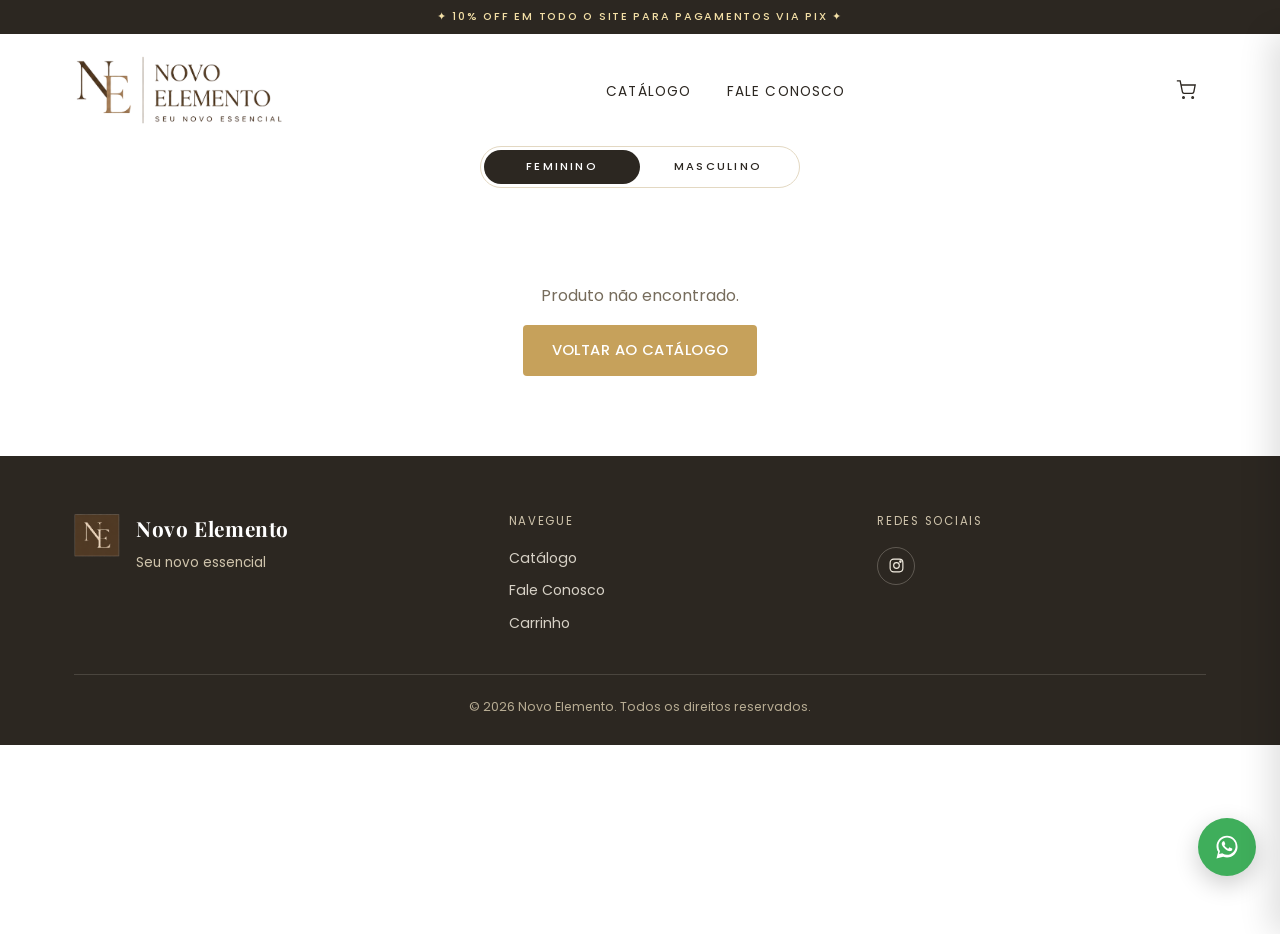
<file: produto.html>
<!DOCTYPE html>
<html lang="pt-BR">
<head>
<meta charset="UTF-8">
<meta name="viewport" content="width=device-width, initial-scale=1.0">
<title>Produto — Novo Elemento</title>
<link rel="icon" type="image/png" href="assets/favicon.png">
<link rel="stylesheet" href="css/style.css">
<script src="js/swap-boot.js"></script>
</head>
<body>

<div class="promo-bar" role="note"><span>&#10022; 10% OFF EM TODO O SITE PARA PAGAMENTOS VIA PIX &#10022;</span></div>

<header class="site-header">
  <nav class="nav">
    <a href="index.html" class="nav-logo">
      <span class="logo-shine">
        <img src="assets/logo.png" alt="Novo Elemento" class="logo-img">
        <div class="logo-fallback">
          <strong>Novo Elemento</strong>
          <span>Seu novo essencial</span>
        </div>
      </span>
    </a>

    <ul class="nav-links">
      <li><a href="index.html">Catálogo</a></li>
      <li><a href="sobre.html">Fale Conosco</a></li>
    </ul>

    <div class="nav-actions">
      <a href="carrinho.html" class="nav-cart" aria-label="Ver carrinho">
        <svg viewBox="0 0 24 24" fill="none" stroke="currentColor" stroke-width="1.6"><circle cx="9" cy="21" r="1"/><circle cx="20" cy="21" r="1"/><path d="M1 1h4l2.68 13.39a2 2 0 0 0 2 1.61h9.72a2 2 0 0 0 2-1.61L23 6H6"/></svg>
        <span class="cart-badge" data-cart-badge>0</span>
      </a>
      <button class="nav-toggle" aria-label="Abrir menu" aria-expanded="false">
        <span></span><span></span><span></span>
      </button>
    </div>
  </nav>

  <div class="gender-bar">
    <div class="gender-switch" role="group" aria-label="Escolher seção da loja">
      <span class="gender-switch__thumb" aria-hidden="true"></span>
      <a class="gender-switch__opt" href="index.html" data-gender-link="fem">Feminino</a>
      <a class="gender-switch__opt" href="masculino.html" data-gender-link="masc">Masculino</a>
    </div>
  </div>

  <div class="nav-mobile">
    <ul>
      <li><a href="index.html">Catálogo</a></li>
      <li><a href="sobre.html">Fale Conosco</a></li>
      <li><a href="carrinho.html">Carrinho</a></li>
    </ul>
  </div>
</header>

<section class="section product-detail" id="productDetail">
  <div class="container">
    <a href="index.html" class="product-detail__back">← Voltar ao catálogo</a>

    <div class="product-detail__layout">
      <div class="product-gallery">
        <div class="product-gallery__main">
          <img id="mainImage" alt="" class="product-gallery__image" style="display:none"
            onerror="this.style.display='none'; document.getElementById('mainImagePlaceholder').style.display='flex';">
          <div class="product-card__placeholder product-gallery__placeholder" id="mainImagePlaceholder">
            <span>Foto do produto</span>
          </div>
        </div>
        <div class="product-thumbs" id="thumbs"></div>
      </div>

      <div class="product-info reveal">
        <p class="product-card__category" id="pCategory"></p>
        <h1 id="pName"></h1>
        <p class="product-info__code" id="pCode" style="display:none"></p>
        <div class="product-info__prices" id="pPrices"></div>
        <p class="product-info__stock" id="pStock" style="display:none"></p>
        <p class="product-info__desc" id="pDesc"></p>
        <ul class="product-info__notes" id="pNotes" style="display:none"></ul>

        <div class="product-info__block" id="colorBlock" style="display:none">
          <p class="product-info__label">Selecionar cor — <span id="selectedColorName"></span></p>
          <div class="color-swatches" id="colorSwatches"></div>
        </div>

        <div class="product-info__block" id="sizeBlock" style="display:none">
          <p class="product-info__label">Tamanho</p>
          <div class="size-options" id="sizeOptions"></div>
        </div>

        <div class="product-info__actions">
          <button type="button" class="btn btn--gold btn--block" id="addToCartBtn">Adicionar ao carrinho</button>
          <a href="#" class="btn btn--whatsapp btn--block" id="whatsappAvailabilityBtn" target="_blank" rel="noopener">
            Consulte disponibilidade
          </a>
        </div>
      </div>
    </div>
  </div>
</section>

<div class="section product-not-found" id="notFound" style="display:none">
  <div class="container" style="text-align:center">
    <p>Produto não encontrado.</p>
    <a href="index.html" class="btn btn--gold">Voltar ao catálogo</a>
  </div>
</div>

<footer class="site-footer" id="footer"></footer>

<a class="whatsapp-float" id="whatsappFloat" href="#" target="_blank" rel="noopener" aria-label="Falar no WhatsApp">
  <svg viewBox="0 0 32 32"><path d="M16.02 3C9.4 3 4 8.4 4 15.02c0 2.4.7 4.63 1.9 6.5L4 29l7.65-1.86a11.9 11.9 0 0 0 4.37.83h.01c6.63 0 12.02-5.4 12.02-12.02C28.05 8.4 22.65 3 16.02 3zm0 21.8h-.01a9.8 9.8 0 0 1-4.99-1.37l-.36-.21-3.65.89.98-3.58-.24-.37a9.77 9.77 0 0 1-1.5-5.16c0-5.4 4.4-9.79 9.8-9.79 2.62 0 5.08 1.02 6.93 2.87a9.73 9.73 0 0 1 2.87 6.93c0 5.4-4.4 9.79-9.83 9.79zm5.38-7.34c-.29-.15-1.75-.86-2.02-.96-.27-.1-.47-.15-.67.15-.2.29-.77.96-.94 1.16-.17.2-.34.22-.64.07-.29-.15-1.24-.46-2.36-1.46-.87-.78-1.46-1.74-1.63-2.03-.17-.29-.02-.45.13-.6.13-.13.29-.34.44-.51.15-.17.2-.29.29-.49.1-.2.05-.37-.02-.51-.07-.15-.67-1.61-.92-2.2-.24-.58-.49-.5-.67-.51-.17-.01-.37-.01-.57-.01s-.51.07-.79.37c-.27.29-1.04 1.02-1.04 2.48 0 1.46 1.07 2.87 1.22 3.07.15.2 2.1 3.2 5.08 4.49.71.31 1.26.49 1.69.62.71.23 1.36.2 1.87.12.57-.09 1.75-.71 2-1.4.25-.69.25-1.28.17-1.4-.07-.12-.27-.2-.56-.34z"/></svg>
</a>

<script src="js/store-data.js"></script>
<script src="js/products-data.js"></script>
<script src="js/cart.js"></script>
<script src="js/nav.js"></script>
<script src="js/footer.js"></script>
<script src="js/transition.js"></script>
<script src="js/product-page.js"></script>
</body>
</html>
</file>
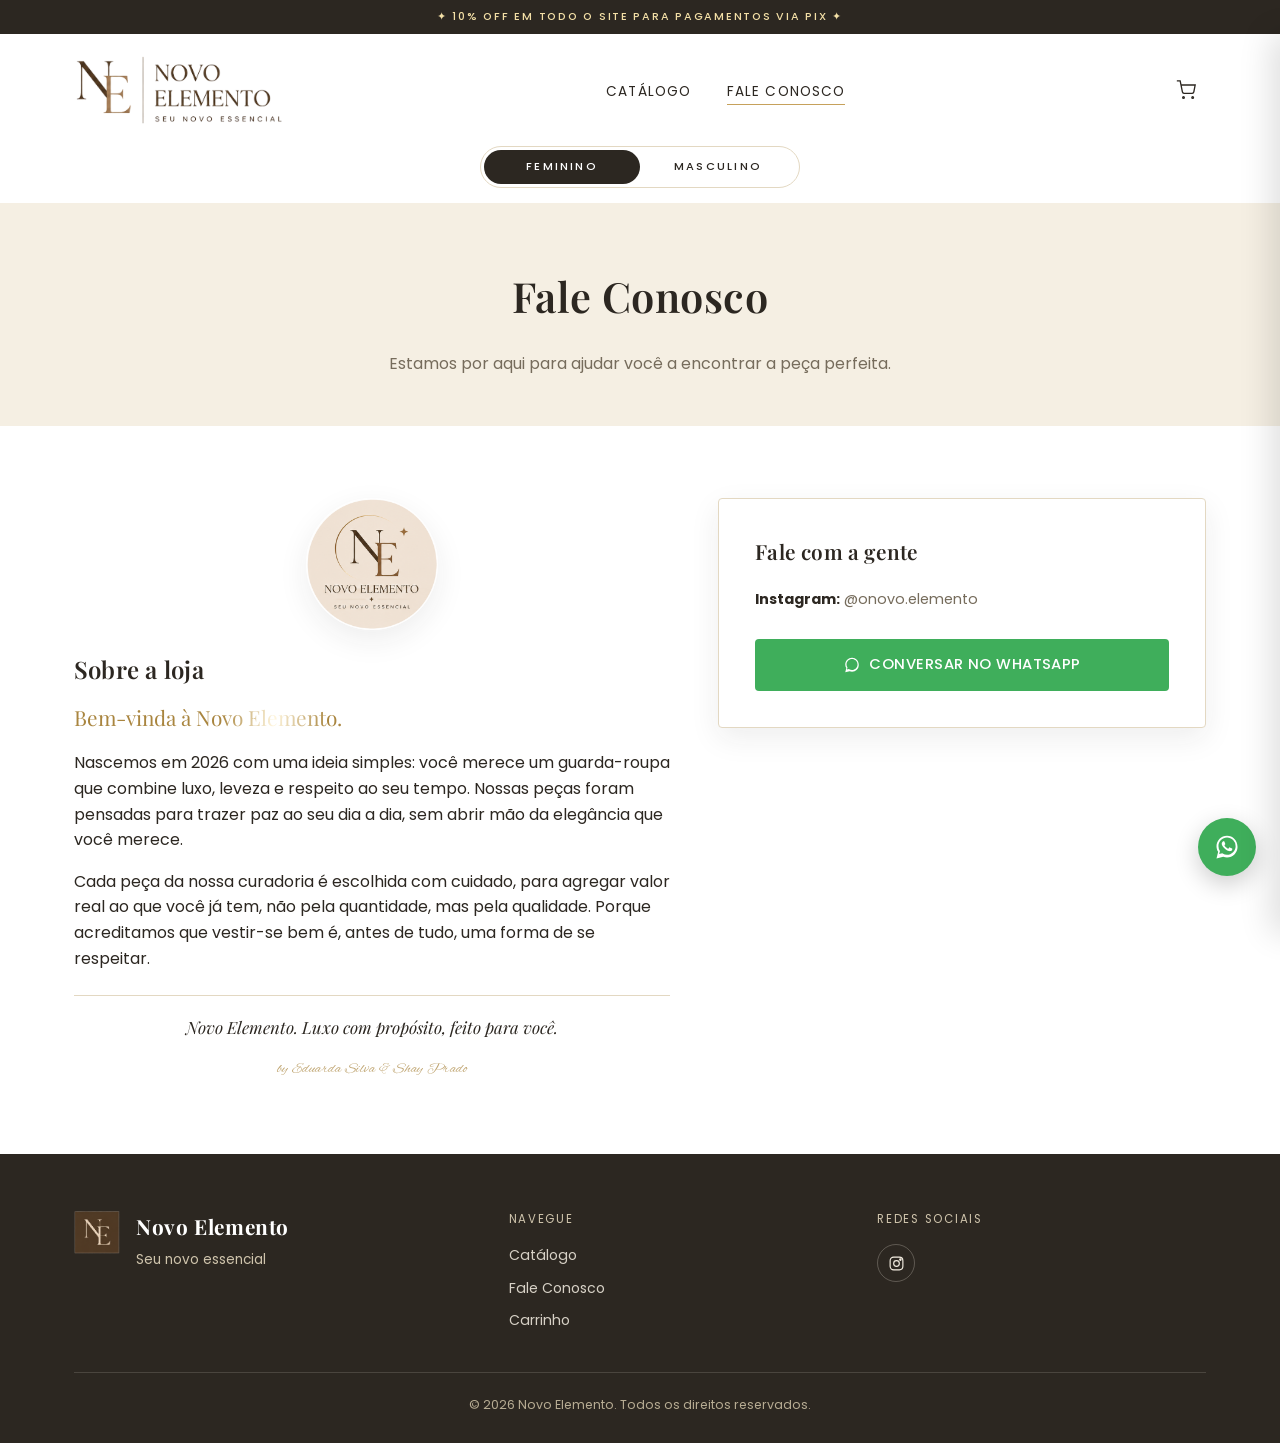
<file: sobre.html>
<!DOCTYPE html>
<html lang="pt-BR">
<head>
<meta charset="UTF-8">
<meta name="viewport" content="width=device-width, initial-scale=1.0">
<title>Fale Conosco — Novo Elemento</title>
<meta name="description" content="Conheça a loja Novo Elemento e fale conosco pelo WhatsApp.">
<link rel="icon" type="image/png" href="assets/favicon.png">
<link rel="stylesheet" href="css/style.css">
<script src="js/swap-boot.js"></script>
</head>
<body>

<div class="promo-bar" role="note"><span>&#10022; 10% OFF EM TODO O SITE PARA PAGAMENTOS VIA PIX &#10022;</span></div>

<header class="site-header">
  <nav class="nav">
    <a href="index.html" class="nav-logo">
      <span class="logo-shine">
        <img src="assets/logo.png" alt="Novo Elemento" class="logo-img">
        <div class="logo-fallback">
          <strong>Novo Elemento</strong>
          <span>Seu novo essencial</span>
        </div>
      </span>
    </a>

    <ul class="nav-links">
      <li><a href="index.html">Catálogo</a></li>
      <li><a href="sobre.html" class="active">Fale Conosco</a></li>
    </ul>

    <div class="nav-actions">
      <a href="carrinho.html" class="nav-cart" aria-label="Ver carrinho">
        <svg viewBox="0 0 24 24" fill="none" stroke="currentColor" stroke-width="1.6"><circle cx="9" cy="21" r="1"/><circle cx="20" cy="21" r="1"/><path d="M1 1h4l2.68 13.39a2 2 0 0 0 2 1.61h9.72a2 2 0 0 0 2-1.61L23 6H6"/></svg>
        <span class="cart-badge" data-cart-badge>0</span>
      </a>
      <button class="nav-toggle" aria-label="Abrir menu" aria-expanded="false">
        <span></span><span></span><span></span>
      </button>
    </div>
  </nav>

  <div class="gender-bar">
    <div class="gender-switch" role="group" aria-label="Escolher seção da loja">
      <span class="gender-switch__thumb" aria-hidden="true"></span>
      <a class="gender-switch__opt" href="index.html" data-gender-link="fem">Feminino</a>
      <a class="gender-switch__opt" href="masculino.html" data-gender-link="masc">Masculino</a>
    </div>
  </div>

  <div class="nav-mobile">
    <ul>
      <li><a href="index.html">Catálogo</a></li>
      <li><a href="sobre.html">Fale Conosco</a></li>
      <li><a href="carrinho.html">Carrinho</a></li>
    </ul>
  </div>
</header>

<div class="page-header">
  <h1>Fale Conosco</h1>
  <p>Estamos por aqui para ajudar você a encontrar a peça perfeita.</p>
</div>

<section class="section">
  <div class="container contact-grid">
    <div class="reveal about-block">
      <img src="assets/logo-seal.png" alt="Selo Novo Elemento" class="about-seal">
      <h2>Sobre a loja</h2>
      <div id="aboutText" class="about-text"></div>
      <p class="about-credit" id="aboutCredit"></p>
    </div>

    <div class="contact-card reveal">
      <h3>Fale com a gente</h3>
      <ul class="contact-list" id="contactList"></ul>
      <a href="#" id="whatsappBtn" target="_blank" rel="noopener" class="btn btn--whatsapp btn--block">
        <svg viewBox="0 0 32 32" width="18" height="18" fill="currentColor"><path d="M16.02 3C9.4 3 4 8.4 4 15.02c0 2.4.7 4.63 1.9 6.5L4 29l7.65-1.86a11.9 11.9 0 0 0 4.37.83h.01c6.63 0 12.02-5.4 12.02-12.02C28.05 8.4 22.65 3 16.02 3zm0 21.8h-.01a9.8 9.8 0 0 1-4.99-1.37l-.36-.21-3.65.89.98-3.58-.24-.37a9.77 9.77 0 0 1-1.5-5.16c0-5.4 4.4-9.79 9.8-9.79 2.62 0 5.08 1.02 6.93 2.87a9.73 9.73 0 0 1 2.87 6.93c0 5.4-4.4 9.79-9.83 9.79z"/></svg>
        Conversar no WhatsApp
      </a>
    </div>
  </div>
</section>

<footer class="site-footer" id="footer"></footer>

<a class="whatsapp-float" id="whatsappFloat" href="#" target="_blank" rel="noopener" aria-label="Falar no WhatsApp">
  <svg viewBox="0 0 32 32"><path d="M16.02 3C9.4 3 4 8.4 4 15.02c0 2.4.7 4.63 1.9 6.5L4 29l7.65-1.86a11.9 11.9 0 0 0 4.37.83h.01c6.63 0 12.02-5.4 12.02-12.02C28.05 8.4 22.65 3 16.02 3zm0 21.8h-.01a9.8 9.8 0 0 1-4.99-1.37l-.36-.21-3.65.89.98-3.58-.24-.37a9.77 9.77 0 0 1-1.5-5.16c0-5.4 4.4-9.79 9.8-9.79 2.62 0 5.08 1.02 6.93 2.87a9.73 9.73 0 0 1 2.87 6.93c0 5.4-4.4 9.79-9.83 9.79zm5.38-7.34c-.29-.15-1.75-.86-2.02-.96-.27-.1-.47-.15-.67.15-.2.29-.77.96-.94 1.16-.17.2-.34.22-.64.07-.29-.15-1.24-.46-2.36-1.46-.87-.78-1.46-1.74-1.63-2.03-.17-.29-.02-.45.13-.6.13-.13.29-.34.44-.51.15-.17.2-.29.29-.49.1-.2.05-.37-.02-.51-.07-.15-.67-1.61-.92-2.2-.24-.58-.49-.5-.67-.51-.17-.01-.37-.01-.57-.01s-.51.07-.79.37c-.27.29-1.04 1.02-1.04 2.48 0 1.46 1.07 2.87 1.22 3.07.15.2 2.1 3.2 5.08 4.49.71.31 1.26.49 1.69.62.71.23 1.36.2 1.87.12.57-.09 1.75-.71 2-1.4.25-.69.25-1.28.17-1.4-.07-.12-.27-.2-.56-.34z"/></svg>
</a>

<script src="js/store-data.js"></script>
<script src="js/products-data.js"></script>
<script src="js/cart.js"></script>
<script src="js/nav.js"></script>
<script src="js/footer.js"></script>
<script src="js/transition.js"></script>
<script>
  document.addEventListener("DOMContentLoaded", () => {
    const aboutEl = document.getElementById("aboutText");
    const paragraphs = STORE.aboutParagraphs || [];
    aboutEl.innerHTML = paragraphs
      .map((text, i) => {
        const cls =
          i === 0 ? "about-text__lead" : i === paragraphs.length - 1 ? "about-text__signature" : "";
        return `<p class="${cls}">${text}</p>`;
      })
      .join("");

    if (STORE.credit) {
      document.getElementById("aboutCredit").textContent = `by ${STORE.credit}`;
    }

    const whatsappUrl = `https://wa.me/${STORE.whatsappNumber}?text=${encodeURIComponent(STORE.whatsappDefaultMessage)}`;
    document.getElementById("whatsappBtn").href = whatsappUrl;

    const list = document.getElementById("contactList");
    const items = [];
    if (STORE.address) items.push(`<li><strong>Endereço:</strong> ${STORE.address}</li>`);
    if (STORE.hours) items.push(`<li><strong>Horário:</strong> ${STORE.hours}</li>`);
    if (STORE.email) items.push(`<li><strong>E-mail:</strong> ${STORE.email}</li>`);
    if (STORE.social.instagram) items.push(`<li><strong>Instagram:</strong> @${STORE.social.instagram.split("/").pop()}</li>`);
    list.innerHTML = items.join("") || `<li>Fale com a gente pelo WhatsApp ou Instagram!</li>`;
  });
</script>
</body>
</html>
</file>
<file: css/style.css>
/* =========================================================
   O NOVO ELEMENTO — estilos gerais
   Paleta: branco / linho / dourado
   ========================================================= */

@import url("https://fonts.googleapis.com/css2?family=Playfair+Display:ital,wght@0,500;0,600;1,500&family=Poppins:wght@300;400;500;600&family=Alex+Brush&display=swap");

/* Fontes de reserva com as MESMAS métricas das fontes da loja (Poppins e
   Playfair Display): enquanto a fonte real não chega, o texto ocupa o mesmo
   espaço — assim não há "pulo" de layout quando ela entra (importante logo
   após a troca Feminino/Masculino). Valores medidos no navegador:
   size-adjust = largura média ÷ largura da fonte local; ascent/descent/
   line-gap = métrica da fonte real ÷ size-adjust. */
@font-face {
  font-family: "Poppins Fallback";
  font-weight: 300;
  src: local("Arial"), local("Liberation Sans"), local("Helvetica");
  size-adjust: 108.65%;
  ascent-override: 96.64%;
  descent-override: 32.21%;
  line-gap-override: 9.2%;
}
@font-face {
  font-family: "Poppins Fallback";
  font-weight: 400;
  src: local("Arial"), local("Liberation Sans"), local("Helvetica");
  size-adjust: 113.64%;
  ascent-override: 92.4%;
  descent-override: 30.8%;
  line-gap-override: 8.8%;
}
@font-face {
  font-family: "Poppins Fallback";
  font-weight: 500;
  src: local("Arial"), local("Liberation Sans"), local("Helvetica");
  size-adjust: 110.26%;
  ascent-override: 95.23%;
  descent-override: 31.74%;
  line-gap-override: 9.07%;
}
@font-face {
  font-family: "Poppins Fallback";
  font-weight: 600 900;
  src: local("Arial Bold"), local("Arial-BoldMT"), local("Liberation Sans Bold"), local("Arial");
  size-adjust: 104.77%;
  ascent-override: 100.22%;
  descent-override: 33.41%;
  line-gap-override: 9.54%;
}
/* Variante para textos em CAIXA ALTA: as maiúsculas têm outra proporção de
   largura (~0,95) que o texto misto (~1,13), então precisam de ajuste próprio. */
@font-face {
  font-family: "Poppins Fallback Caps";
  font-weight: 400;
  src: local("Arial"), local("Liberation Sans"), local("Helvetica");
  size-adjust: 94.89%;
  ascent-override: 110.65%;
  descent-override: 36.88%;
  line-gap-override: 10.54%;
}
@font-face {
  font-family: "Poppins Fallback Caps";
  font-weight: 500 599;
  src: local("Arial"), local("Liberation Sans"), local("Helvetica");
  size-adjust: 96.55%;
  ascent-override: 108.76%;
  descent-override: 36.25%;
  line-gap-override: 10.36%;
}
@font-face {
  font-family: "Playfair Fallback Caps";
  font-weight: 600 900;
  src: local("Times New Roman Bold"), local("TimesNewRomanPS-BoldMT"), local("Liberation Serif Bold"), local("Times New Roman");
  size-adjust: 95.62%;
  ascent-override: 113.16%;
  descent-override: 26.25%;
  line-gap-override: 0%;
}
@font-face {
  font-family: "Playfair Fallback";
  font-weight: 100 599;
  src: local("Times New Roman"), local("Liberation Serif"), local("Tinos"), local("Times");
  size-adjust: 111.7%;
  ascent-override: 96.87%;
  descent-override: 22.47%;
  line-gap-override: 0%;
}
@font-face {
  font-family: "Playfair Fallback";
  font-weight: 600 900;
  src: local("Times New Roman Bold"), local("TimesNewRomanPS-BoldMT"), local("Liberation Serif Bold"), local("Times New Roman");
  size-adjust: 106.39%;
  ascent-override: 101.7%;
  descent-override: 23.59%;
  line-gap-override: 0%;
}

:root {
  --color-white: #ffffff;
  --color-linen: #f5efe3;
  --color-linen-dark: #e9dfc9;
  --color-gold: #c6a15b;
  --color-gold-dark: #a9853f;
  --color-text: #2c2721;
  --color-text-light: #766c5c;
  --color-border: #e3d8c2;

  --font-heading: "Playfair Display", "Playfair Fallback", serif;
  --font-body: "Poppins", "Poppins Fallback", sans-serif;
  --font-body-caps: "Poppins", "Poppins Fallback Caps", sans-serif;
  --font-heading-caps: "Playfair Display", "Playfair Fallback Caps", serif;

  --container: 1180px;
  --radius: 4px;
  --shadow: 0 10px 30px rgba(44, 39, 33, 0.08);
}

* {
  box-sizing: border-box;
}

/* Sem scroll lateral (o menu mobile fica fora da tela). Usa "clip" e não
   "hidden" no <body>: clip corta o excesso SEM criar contêiner de rolagem —
   com "hidden" o cabeçalho sticky pararia de acompanhar a página. O <html>
   mantém "hidden" só como reserva pra navegadores sem suporte a clip. */
html {
  scroll-behavior: smooth;
  overflow-x: hidden;
  overflow-x: clip;
}

body {
  margin: 0;
  font-family: var(--font-body);
  color: var(--color-text);
  background: var(--color-white);
  line-height: 1.6;
  overflow-x: clip;
}

html.no-scroll,
body.no-scroll {
  overflow: hidden;
}

h1, h2, h3, h4 {
  font-family: var(--font-heading);
  font-weight: 600;
  margin: 0 0 0.5em;
  letter-spacing: 0.01em;
}

p {
  margin: 0 0 1em;
}

a {
  color: inherit;
  text-decoration: none;
}

img {
  max-width: 100%;
  display: block;
}

.container {
  max-width: var(--container);
  margin: 0 auto;
  padding: 0 24px;
}

.section {
  padding: 72px 0;
}

.section--linen {
  background: var(--color-linen);
}

.section-title {
  text-align: center;
  font-size: clamp(1.6rem, 3vw, 2.4rem);
  margin-bottom: 12px;
}

.section-subtitle {
  text-align: center;
  color: var(--color-text-light);
  max-width: 560px;
  margin: 0 auto 40px;
}

.btn {
  position: relative;
  overflow: hidden;
  display: inline-flex;
  align-items: center;
  justify-content: center;
  gap: 8px;
  padding: 13px 28px;
  border: 1px solid transparent;
  border-radius: var(--radius);
  font-family: var(--font-body);
  font-size: 0.92rem;
  font-weight: 500;
  letter-spacing: 0.03em;
  cursor: pointer;
  transition: transform 0.2s ease, box-shadow 0.2s ease, background 0.2s ease, color 0.2s ease;
  text-transform: uppercase;
}

/* =========== Brilho dourado (botões e logo) =========== */
.btn::before,
.logo-shine::before {
  content: "";
  position: absolute;
  top: 0;
  left: -60%;
  width: 35%;
  height: 100%;
  background: linear-gradient(
    115deg,
    transparent 0%,
    rgba(255, 255, 255, 0.75) 45%,
    rgba(230, 194, 122, 0.95) 50%,
    rgba(255, 255, 255, 0.75) 55%,
    transparent 100%
  );
  transform: skewX(-22deg);
  transition: left 0.85s ease;
  pointer-events: none;
  z-index: 2;
}

.btn:hover::before,
.nav-logo:hover .logo-shine::before {
  left: 130%;
}

.btn--gold {
  background: var(--color-gold);
  color: var(--color-white);
}

.btn--gold:hover {
  background: var(--color-gold-dark);
  transform: translateY(-2px);
  box-shadow: var(--shadow);
}

.btn--outline {
  background: transparent;
  border-color: var(--color-gold);
  color: var(--color-gold-dark);
}

.btn--outline:hover {
  background: var(--color-gold);
  color: var(--color-white);
  transform: translateY(-2px);
}

.btn--whatsapp {
  background: #3fae5b;
  color: var(--color-white);
}

.btn--whatsapp:hover {
  background: #34954d;
  transform: translateY(-2px);
  box-shadow: var(--shadow);
}

.btn--block {
  width: 100%;
}

/* =========== Reveal on scroll =========== */
.reveal {
  opacity: 0;
  transform: translateY(24px);
  transition: opacity 0.7s ease, transform 0.7s ease;
}

.reveal--visible {
  opacity: 1;
  transform: translateY(0);
}

/* =========================================================
   HEADER / NAVBAR
   ========================================================= */

.site-header {
  position: sticky;
  top: 0;
  z-index: 100;
  background: rgba(255, 255, 255, 0.92);
  backdrop-filter: blur(8px);
  border-bottom: 1px solid transparent;
  transition: box-shadow 0.3s ease, border-color 0.3s ease, padding 0.3s ease;
}

.site-header--scrolled {
  border-color: var(--color-border);
  box-shadow: 0 4px 20px rgba(44, 39, 33, 0.06);
}

.nav {
  display: flex;
  align-items: center;
  justify-content: space-between;
  padding: 20px 24px;
  max-width: var(--container);
  margin: 0 auto;
  transition: padding 0.3s ease;
}

.site-header--scrolled .nav {
  padding: 12px 24px;
}

.nav-logo {
  display: flex;
  align-items: center;
  position: relative;
}

.logo-shine {
  position: relative;
  display: flex;
  align-items: center;
  overflow: hidden;
  border-radius: var(--radius);
  transition: height 0.3s ease;
}

.logo-img {
  height: 72px;
  transition: height 0.3s ease, transform 0.4s cubic-bezier(0.34, 1.56, 0.64, 1);
}

.site-header--scrolled .logo-img {
  height: 54px;
}

.nav-logo:hover .logo-img {
  transform: scale(1.06) rotate(-1.5deg);
}

.logo-fallback {
  display: none;
  flex-direction: column;
  line-height: 1;
  cursor: default;
}

.logo-fallback strong {
  font-family: var(--font-heading);
  font-size: 1.9rem;
  letter-spacing: 0.04em;
  color: var(--color-text);
  transition: letter-spacing 0.4s ease, color 0.3s ease;
}

.nav-logo:hover .logo-fallback strong {
  letter-spacing: 0.09em;
  color: var(--color-gold-dark);
}

.logo-fallback span {
  font-size: 0.72rem;
  text-transform: uppercase;
  letter-spacing: 0.25em;
  color: var(--color-gold-dark);
  margin-top: 2px;
}

.nav-links {
  display: flex;
  gap: 36px;
  list-style: none;
  margin: 0;
  padding: 0;
}

.nav-links a {
  position: relative;
  font-size: 0.85rem;
  text-transform: uppercase;
  letter-spacing: 0.08em;
  padding-bottom: 4px;
}

.nav-links a::after {
  content: "";
  position: absolute;
  left: 0;
  bottom: 0;
  width: 0;
  height: 1px;
  background: var(--color-gold);
  transition: width 0.3s ease;
}

.nav-links a:hover::after,
.nav-links a.active::after {
  width: 100%;
}

.nav-actions {
  display: flex;
  align-items: center;
  gap: 18px;
}

.nav-cart {
  position: relative;
  display: flex;
  align-items: center;
  justify-content: center;
  width: 40px;
  height: 40px;
  border-radius: 50%;
  transition: background 0.25s ease, transform 0.2s ease;
}

.nav-cart:hover {
  background: var(--color-linen);
  transform: translateY(-1px);
}

.nav-cart svg {
  width: 20px;
  height: 20px;
}

.cart-badge {
  position: absolute;
  top: -2px;
  right: -2px;
  min-width: 18px;
  height: 18px;
  border-radius: 50%;
  background: var(--color-gold);
  color: var(--color-white);
  font-size: 0.65rem;
  align-items: center;
  justify-content: center;
  display: none;
  padding: 0 4px;
}

.nav-toggle {
  display: none;
  flex-direction: column;
  gap: 5px;
  width: 28px;
  background: none;
  border: none;
  cursor: pointer;
  padding: 4px;
}

.nav-toggle span {
  height: 1.5px;
  width: 100%;
  background: var(--color-text);
  transition: transform 0.3s ease, opacity 0.3s ease;
}

.nav-toggle--open span:nth-child(1) {
  transform: translateY(6.5px) rotate(45deg);
}
.nav-toggle--open span:nth-child(2) {
  opacity: 0;
}
.nav-toggle--open span:nth-child(3) {
  transform: translateY(-6.5px) rotate(-45deg);
}

.nav-mobile {
  position: fixed;
  inset: 0 0 0 auto;
  width: min(78vw, 320px);
  height: 100vh;
  background: var(--color-white);
  box-shadow: -10px 0 30px rgba(0, 0, 0, 0.12);
  transform: translateX(100%);
  transition: transform 0.35s ease;
  z-index: 200;
  padding: 100px 32px 32px;
}

.nav-mobile--open {
  transform: translateX(0);
}

.nav-mobile ul {
  list-style: none;
  padding: 0;
  margin: 0;
  display: flex;
  flex-direction: column;
  gap: 26px;
}

.nav-mobile a {
  font-family: var(--font-heading);
  font-size: 1.2rem;
}

@media (max-width: 860px) {
  .nav-links {
    display: none;
  }
  .nav-toggle {
    display: flex;
  }
}

/* =========================================================
   HERO CAROUSEL (fotos da coleção — crossfade automático em CSS puro)
   ========================================================= */

.hero-carousel {
  position: relative;
  width: 100%;
  height: min(72vh, 620px);
  min-height: 380px;
  overflow: hidden;
  background: var(--color-text);
}

.hero-carousel__track {
  position: absolute;
  inset: 0;
}

.hero-carousel__slide {
  position: absolute;
  inset: 0;
  width: 100%;
  height: 100%;
  object-fit: cover;
  object-position: center 22%;
  opacity: 0;
  animation: hero-carousel-fade 31.5s infinite;
}

.hero-carousel__slide:nth-child(1) { animation-delay: 0s; }
.hero-carousel__slide:nth-child(2) { animation-delay: 4.5s; }
.hero-carousel__slide:nth-child(3) { animation-delay: 9s; }
.hero-carousel__slide:nth-child(4) { animation-delay: 13.5s; }
.hero-carousel__slide:nth-child(5) { animation-delay: 18s; }
.hero-carousel__slide:nth-child(6) { animation-delay: 22.5s; object-position: center 8%; }
.hero-carousel__slide:nth-child(7) { animation-delay: 27s; object-position: center 4%; }

@keyframes hero-carousel-fade {
  0%,
  100% {
    opacity: 0;
  }
  1.5% {
    opacity: 1;
  }
  12.8% {
    opacity: 1;
  }
  14.3% {
    opacity: 0;
  }
}

.hero-carousel__overlay {
  position: absolute;
  inset: 0;
  background: linear-gradient(180deg, rgba(20, 16, 12, 0.18) 0%, rgba(20, 16, 12, 0.5) 100%);
}

.hero-carousel__caption {
  position: absolute;
  inset: 0;
  display: flex;
  flex-direction: column;
  align-items: center;
  justify-content: center;
  gap: 16px;
  text-align: center;
  color: var(--color-white);
  padding: 0 24px;
  animation: hero-caption-in 1.1s ease both;
}

.hero-carousel__caption h2 {
  font-size: clamp(1.9rem, 4.2vw, 3.1rem);
  letter-spacing: 0.14em;
  text-transform: uppercase;
  color: var(--color-white);
  margin: 0;
  text-shadow: 0 2px 24px rgba(0, 0, 0, 0.4);
}

.hero-carousel__line {
  width: 56px;
  height: 1px;
  background: var(--color-gold);
  transform-origin: center;
  animation: hero-line-grow 4.5s ease-in-out infinite;
}

@keyframes hero-caption-in {
  from {
    opacity: 0;
    transform: translateY(16px);
  }
  to {
    opacity: 1;
    transform: translateY(0);
  }
}

@keyframes hero-line-grow {
  0% {
    transform: scaleX(0);
    opacity: 0;
  }
  20% {
    transform: scaleX(1);
    opacity: 1;
  }
  85% {
    transform: scaleX(1);
    opacity: 1;
  }
  100% {
    transform: scaleX(0);
    opacity: 0;
  }
}

@media (max-width: 640px) {
  .hero-carousel {
    height: min(58vh, 480px);
  }
}

/* =========================================================
   HERO
   ========================================================= */

.hero {
  background: linear-gradient(180deg, var(--color-linen) 0%, var(--color-white) 100%);
  padding: 90px 24px 70px;
  text-align: center;
}

.hero__eyebrow {
  text-transform: uppercase;
  letter-spacing: 0.3em;
  font-size: 0.75rem;
  color: var(--color-gold-dark);
  margin-bottom: 18px;
}

.hero h1 {
  font-size: clamp(2.2rem, 5vw, 3.4rem);
  max-width: 760px;
  margin: 0 auto 18px;
}

.hero p {
  max-width: 520px;
  margin: 0 auto 32px;
  color: var(--color-text-light);
}

.hero__actions {
  display: flex;
  gap: 16px;
  justify-content: center;
  flex-wrap: wrap;
}

.hero .hero__notice {
  margin: 18px auto 0;
  font-size: 0.8rem;
  font-style: italic;
  font-weight: 500;
  letter-spacing: 0.02em;
  color: var(--color-gold-dark);
}

/* =========================================================
   PRODUCT GRID / CARDS
   ========================================================= */

.filter-bar {
  display: flex;
  flex-wrap: wrap;
  gap: 10px;
  justify-content: center;
  margin-bottom: 40px;
}

.filter-pill {
  border: 1px solid var(--color-border);
  background: transparent;
  padding: 9px 20px;
  border-radius: 999px;
  font-size: 0.8rem;
  letter-spacing: 0.04em;
  cursor: pointer;
  transition: all 0.25s ease;
}

.filter-pill:hover {
  border-color: var(--color-gold);
}

.filter-pill--active {
  background: var(--color-text);
  border-color: var(--color-text);
  color: var(--color-white);
}

.product-grid {
  display: grid;
  grid-template-columns: repeat(auto-fill, minmax(240px, 1fr));
  gap: 28px;
}

.product-card {
  background: var(--color-white);
  border: 1px solid var(--color-border);
  border-radius: var(--radius);
  overflow: hidden;
  transition: transform 0.3s ease, box-shadow 0.3s ease;
  display: flex;
  flex-direction: column;
}

.product-card:hover {
  transform: translateY(-6px);
  box-shadow: var(--shadow);
}

.product-card__image {
  aspect-ratio: 3 / 4;
  background: var(--color-linen);
  position: relative;
  overflow: hidden;
}

.product-card__image img {
  width: 100%;
  height: 100%;
  object-fit: cover;
  transition: transform 0.5s ease;
}

.product-card:hover .product-card__image img {
  transform: scale(1.05);
}

.product-card__placeholder {
  position: absolute;
  inset: 0;
  align-items: center;
  justify-content: center;
  color: var(--color-gold-dark);
  font-size: 0.8rem;
  letter-spacing: 0.05em;
  text-align: center;
  background: repeating-linear-gradient(
    135deg,
    var(--color-linen),
    var(--color-linen) 10px,
    var(--color-linen-dark) 10px,
    var(--color-linen-dark) 20px
  );
}

.product-card__body {
  padding: 18px 20px 22px;
  display: flex;
  flex-direction: column;
  flex: 1;
}

.product-card__category {
  text-transform: uppercase;
  font-size: 0.68rem;
  letter-spacing: 0.14em;
  color: var(--color-gold-dark);
  margin: 0 0 6px;
}

.product-card__name {
  font-size: 1.05rem;
  margin: 0 0 6px;
}

.product-card__desc {
  font-size: 0.85rem;
  line-height: 1.5;
  color: var(--color-text-light);
  margin: 0 0 6px;
  display: -webkit-box;
  -webkit-line-clamp: 2;
  -webkit-box-orient: vertical;
  overflow: hidden;
  min-height: calc(0.85rem * 1.5 * 2);
}

.product-card__desc--expanded {
  -webkit-line-clamp: unset;
  overflow: visible;
}

.product-card__more {
  display: inline-flex;
  align-items: center;
  gap: 3px;
  align-self: flex-start;
  margin: 0 0 14px;
  padding: 0;
  border: none;
  background: none;
  cursor: pointer;
  font-family: var(--font-body);
  font-size: 0.72rem;
  font-weight: 600;
  letter-spacing: 0.04em;
  text-transform: uppercase;
  color: var(--color-gold-dark);
}

.product-card__more:hover {
  color: var(--color-gold);
}

.product-card__more-arrow {
  font-size: 0.85rem;
  line-height: 1;
  transition: transform 0.25s ease;
}

.product-card__more--active .product-card__more-arrow {
  transform: rotate(180deg);
}

.product-card__prices {
  display: flex;
  align-items: baseline;
  gap: 10px;
  margin-bottom: 16px;
}

.product-card__price--old {
  text-decoration: line-through;
  color: var(--color-text-light);
  font-size: 0.82rem;
}

.product-card__price--now {
  font-size: 1.05rem;
  font-weight: 600;
  color: var(--color-text);
}

.product-card__cta {
  margin-top: auto;
  display: inline-flex;
  align-items: center;
  gap: 6px;
  font-size: 0.78rem;
  text-transform: uppercase;
  letter-spacing: 0.08em;
  color: var(--color-gold-dark);
  transition: gap 0.25s ease;
}

.product-card__cta::after {
  content: "→";
  transition: transform 0.25s ease;
}

.product-card:hover .product-card__cta {
  gap: 10px;
}

.product-card:hover .product-card__cta::after {
  transform: translateX(2px);
}

.empty-state {
  text-align: center;
  color: var(--color-text-light);
  grid-column: 1 / -1;
  padding: 40px 0;
}

/* =========================================================
   PRODUCT DETAIL (produto.html)
   ========================================================= */

.product-detail__back {
  display: inline-block;
  margin-bottom: 28px;
  font-size: 0.85rem;
  color: var(--color-text-light);
  transition: color 0.2s ease;
}

.product-detail__back:hover {
  color: var(--color-gold-dark);
}

.product-detail__layout {
  display: grid;
  grid-template-columns: 1.1fr 1fr;
  gap: 56px;
  align-items: start;
}

@media (max-width: 860px) {
  .product-detail__layout {
    grid-template-columns: 1fr;
    gap: 32px;
  }
}

.product-gallery__main {
  position: relative;
  aspect-ratio: 3 / 4;
  border-radius: var(--radius);
  overflow: hidden;
  background: var(--color-linen);
}

.product-gallery__image {
  width: 100%;
  height: 100%;
  object-fit: cover;
  opacity: 1;
  transform: translateX(0);
  transition: opacity 0.26s ease, transform 0.26s cubic-bezier(0.4, 0, 0.2, 1);
}

/* Arrasto lateral: sai deslizando pra esquerda... */
.product-gallery__image.is-exiting {
  opacity: 0;
  transform: translateX(-36px);
}

/* ...e a próxima entra deslizando da direita (posição de partida, sem transição). */
.product-gallery__image.is-entering {
  opacity: 0;
  transform: translateX(36px);
  transition: none;
}

.product-gallery__placeholder {
  position: absolute;
  inset: 0;
}

.product-thumbs {
  display: flex;
  gap: 12px;
  margin-top: 14px;
  flex-wrap: wrap;
}

.product-thumb {
  width: 64px;
  height: 80px;
  border-radius: var(--radius);
  overflow: hidden;
  border: 1px solid var(--color-border);
  background: var(--color-linen);
  cursor: pointer;
  padding: 0;
  opacity: 0.65;
  transition: opacity 0.2s ease, border-color 0.2s ease;
}

.product-thumb img {
  width: 100%;
  height: 100%;
  object-fit: cover;
}

.product-thumb:hover {
  opacity: 0.9;
}

.product-thumb--active {
  opacity: 1;
  border-color: var(--color-gold);
}

.product-info h1 {
  font-size: clamp(1.5rem, 3vw, 2.1rem);
  margin: 4px 0 6px;
}

.product-info__code {
  font-size: 0.78rem;
  color: var(--color-text-light);
  letter-spacing: 0.03em;
  margin: 0 0 14px;
}

.product-info__prices {
  display: flex;
  align-items: baseline;
  gap: 12px;
  margin-bottom: 18px;
}

.product-info__stock {
  display: inline-block;
  color: #c0392b;
  font-weight: 600;
  font-size: 0.85rem;
  letter-spacing: 0.02em;
  margin: -6px 0 18px;
}

.product-info__desc {
  color: var(--color-text-light);
  margin-bottom: 20px;
}

.product-info__notes {
  list-style: none;
  margin: 0 0 28px;
  padding: 18px 20px;
  background: var(--color-linen);
  border-radius: var(--radius);
  gap: 10px;
  font-size: 0.85rem;
  color: var(--color-text);
}

.product-info__notes li {
  padding-left: 18px;
  position: relative;
}

.product-info__notes li::before {
  content: "✦";
  position: absolute;
  left: 0;
  color: var(--color-gold);
  font-size: 0.7rem;
  top: 4px;
}

.product-info__block {
  margin-bottom: 26px;
}

.product-info__label {
  font-size: 0.82rem;
  text-transform: uppercase;
  letter-spacing: 0.06em;
  color: var(--color-text);
  margin-bottom: 12px;
}

.product-info__label span {
  text-transform: none;
  letter-spacing: normal;
  color: var(--color-gold-dark);
  font-weight: 600;
}

.color-swatches {
  display: flex;
  gap: 12px;
  flex-wrap: wrap;
}

.color-swatch {
  width: 34px;
  height: 34px;
  border-radius: 50%;
  border: 2px solid var(--color-white);
  outline: 1px solid var(--color-border);
  cursor: pointer;
  transition: transform 0.25s ease, outline-color 0.25s ease, box-shadow 0.25s ease;
}

.color-swatch:hover {
  transform: scale(1.1);
}

.color-swatch--active {
  outline-color: var(--color-gold);
  box-shadow: 0 0 0 3px rgba(198, 161, 91, 0.25);
  transform: scale(1.1);
}

.size-options {
  display: flex;
  gap: 10px;
  flex-wrap: wrap;
}

.size-pill {
  min-width: 44px;
  padding: 9px 14px;
  border-radius: 999px;
  border: 1px solid var(--color-border);
  background: var(--color-white);
  font-family: var(--font-body);
  font-size: 0.85rem;
  cursor: pointer;
  transition: all 0.2s ease;
}

.size-pill:hover {
  border-color: var(--color-gold);
}

.size-pill--active {
  background: var(--color-text);
  border-color: var(--color-text);
  color: var(--color-white);
}

.product-info__actions {
  display: grid;
  gap: 12px;
  max-width: 380px;
}

.product-not-found {
  text-align: center;
  padding: 80px 24px;
  color: var(--color-text-light);
}

/* =========================================================
   CART PAGE
   ========================================================= */

.cart-layout {
  display: grid;
  grid-template-columns: 1fr;
  gap: 40px;
}

.cart-row {
  display: grid;
  grid-template-columns: 76px 1fr auto auto auto;
  align-items: center;
  gap: 18px;
  padding: 18px 0;
  border-bottom: 1px solid var(--color-border);
}

.cart-row__image {
  width: 76px;
  height: 96px;
  border-radius: var(--radius);
  overflow: hidden;
  background: var(--color-linen);
  position: relative;
}

.cart-row__image img {
  width: 100%;
  height: 100%;
  object-fit: cover;
}

.cart-row__info h3 {
  font-size: 0.98rem;
  margin: 0 0 4px;
}

.cart-row__meta {
  font-size: 0.8rem;
  color: var(--color-text-light);
  margin: 0 0 4px;
}

.cart-row__price {
  font-size: 0.85rem;
  color: var(--color-text-light);
  margin: 0;
}

.cart-row__qty {
  display: flex;
  align-items: center;
  gap: 10px;
  border: 1px solid var(--color-border);
  border-radius: 999px;
  padding: 4px 10px;
}

.cart-row__qty button {
  border: none;
  background: none;
  font-size: 1rem;
  cursor: pointer;
  width: 20px;
  color: var(--color-gold-dark);
}

.cart-row__subtotal {
  font-weight: 600;
  white-space: nowrap;
}

.cart-row__remove {
  border: none;
  background: none;
  cursor: pointer;
  color: var(--color-text-light);
  font-size: 1rem;
  transition: color 0.2s ease;
}

.cart-row__remove:hover {
  color: #c0392b;
}

.cart-summary {
  display: grid;
  gap: 18px;
  background: var(--color-linen);
  border-radius: var(--radius);
  padding: 28px;
  align-self: start;
  max-width: 380px;
}

.cart-summary__total {
  display: flex;
  justify-content: space-between;
  font-size: 1.15rem;
  font-weight: 600;
  border-top: 1px solid var(--color-border);
  padding-top: 14px;
}

.cart-summary__note {
  font-size: 0.78rem;
  color: var(--color-text-light);
}

.mp-error {
  font-size: 0.8rem;
  color: #c0392b;
  margin: -6px 0 0;
}

.mp-error:empty {
  display: none;
  margin: 0;
}

.cart-status-banner {
  background: #fdf3e0;
  border: 1px solid var(--color-gold);
  color: var(--color-text);
  padding: 14px 20px;
  border-radius: var(--radius);
  font-size: 0.9rem;
  margin-bottom: 24px;
}

.cart-empty {
  text-align: center;
  padding: 60px 0;
  color: var(--color-text-light);
}

@media (max-width: 640px) {
  .cart-row {
    grid-template-columns: 60px 1fr auto;
    row-gap: 8px;
  }
  .cart-row__qty {
    grid-column: 2 / 4;
  }
}

/* =========================================================
   SOBRE / FALE CONOSCO
   ========================================================= */

.contact-grid {
  display: grid;
  grid-template-columns: 1.1fr 0.9fr;
  gap: 48px;
  align-items: start;
}

@media (max-width: 860px) {
  .contact-grid {
    grid-template-columns: 1fr;
  }
}

.about-text__lead {
  display: inline-block;
  font-family: var(--font-heading);
  font-size: 1.3rem;
  margin-bottom: 0.8em;
  color: var(--color-gold-dark);
  background: linear-gradient(
    100deg,
    var(--color-gold-dark) 30%,
    var(--color-gold-dark) 42%,
    #fff6de 50%,
    var(--color-gold-dark) 58%,
    var(--color-gold-dark) 70%
  );
  background-size: 250% auto;
  background-position: 200% center;
  -webkit-background-clip: text;
  background-clip: text;
  -webkit-text-fill-color: transparent;
  animation: about-lead-shine 3.5s linear infinite;
}

@keyframes about-lead-shine {
  0% {
    background-position: 200% center;
  }
  100% {
    background-position: -200% center;
  }
}

.about-text__signature {
  font-family: var(--font-heading);
  font-style: italic;
  font-size: 1.05rem;
  color: var(--color-text);
  text-align: center;
  border-top: 1px solid var(--color-border);
  padding-top: 18px;
  margin-top: 1.4em;
}

.about-credit {
  font-family: "Alex Brush", cursive;
  font-size: 0.95rem;
  color: var(--color-gold-dark);
  opacity: 0.75;
  margin: 6px 0 0;
  letter-spacing: 0.02em;
  text-align: center;
}

.about-seal {
  display: block;
  width: 132px;
  height: 132px;
  margin: 0 auto 20px;
  border-radius: 50%;
  box-shadow: var(--shadow);
}

.contact-card {
  background: var(--color-white);
  border: 1px solid var(--color-border);
  border-radius: var(--radius);
  padding: 36px;
  box-shadow: var(--shadow);
}

.contact-card h3 {
  font-size: 1.3rem;
}

.contact-list {
  list-style: none;
  padding: 0;
  margin: 20px 0 28px;
  display: grid;
  gap: 12px;
  font-size: 0.9rem;
  color: var(--color-text-light);
}

.contact-list li strong {
  color: var(--color-text);
}

/* =========================================================
   FOOTER
   ========================================================= */

.site-footer {
  background: var(--color-text);
  color: var(--color-linen);
  padding: 56px 0 28px;
}

.footer-grid {
  display: grid;
  grid-template-columns: 1.2fr 1fr 1fr;
  gap: 40px;
  margin-bottom: 40px;
}

@media (max-width: 720px) {
  .footer-grid {
    grid-template-columns: 1fr;
    gap: 32px;
  }
}

.footer-brand {
  display: flex;
  align-items: flex-start;
  gap: 16px;
}

.footer-brand__mark {
  width: 46px;
  height: 46px;
  flex-shrink: 0;
  object-fit: contain;
}

.footer-brand strong {
  font-family: var(--font-heading);
  font-size: 1.3rem;
  color: var(--color-white);
  letter-spacing: 0.03em;
}

.footer-brand p {
  color: #cfc4ac;
  font-size: 0.85rem;
  margin-top: 6px;
  max-width: 320px;
}

.footer-heading {
  text-transform: uppercase;
  font-size: 0.72rem;
  letter-spacing: 0.15em;
  color: #cfc4ac;
  margin-bottom: 16px;
}

.footer-links {
  list-style: none;
  padding: 0;
  margin: 0;
  display: grid;
  gap: 10px;
  font-size: 0.88rem;
}

.footer-links a {
  color: var(--color-linen);
  opacity: 0.85;
  transition: opacity 0.2s ease, padding-left 0.2s ease;
}

.footer-links a:hover {
  opacity: 1;
  padding-left: 4px;
  color: var(--color-gold);
}

.footer-social {
  display: flex;
  gap: 12px;
}

.footer-social a {
  display: flex;
  align-items: center;
  justify-content: center;
  width: 38px;
  height: 38px;
  border-radius: 50%;
  border: 1px solid rgba(245, 239, 227, 0.25);
  transition: background 0.25s ease, transform 0.25s ease, border-color 0.25s ease;
}

.footer-social a:hover {
  background: var(--color-gold);
  border-color: var(--color-gold);
  transform: translateY(-3px);
}

.footer-social svg {
  width: 17px;
  height: 17px;
}

.footer-bottom {
  border-top: 1px solid rgba(245, 239, 227, 0.15);
  padding-top: 22px;
  text-align: center;
  font-size: 0.78rem;
  color: #b7ac93;
}

/* =========================================================
   WHATSAPP FLOATING BUTTON
   ========================================================= */

.whatsapp-float {
  position: fixed;
  bottom: 24px;
  right: 24px;
  width: 58px;
  height: 58px;
  border-radius: 50%;
  background: #3fae5b;
  display: flex;
  align-items: center;
  justify-content: center;
  box-shadow: 0 8px 24px rgba(0, 0, 0, 0.2);
  z-index: 90;
  animation: float-bounce 2.6s ease-in-out infinite;
}

.whatsapp-float svg {
  width: 28px;
  height: 28px;
  fill: #fff;
}

.whatsapp-float:hover {
  animation-play-state: paused;
  transform: scale(1.08);
}

@keyframes float-bounce {
  0%, 100% { transform: translateY(0); }
  50% { transform: translateY(-6px); }
}

/* =========================================================
   TOAST
   ========================================================= */

.cart-toast {
  position: fixed;
  bottom: 96px;
  right: 24px;
  background: var(--color-text);
  color: var(--color-white);
  padding: 12px 20px;
  border-radius: var(--radius);
  font-size: 0.85rem;
  transform: translateY(20px);
  opacity: 0;
  pointer-events: none;
  transition: all 0.3s ease;
  z-index: 95;
  max-width: 280px;
}

.cart-toast--visible {
  transform: translateY(0);
  opacity: 1;
}

/* =========================================================
   PAGE HEADER (páginas internas)
   ========================================================= */

.page-header {
  background: var(--color-linen);
  padding: 60px 24px 50px;
  text-align: center;
}

.page-header h1 {
  font-size: clamp(1.8rem, 4vw, 2.6rem);
}

.page-header p {
  color: var(--color-text-light);
  max-width: 520px;
  margin: 10px auto 0;
}

/* =========================================================
   THANK YOU (obrigado.html)
   ========================================================= */

.thankyou {
  padding: 100px 24px;
}

.thankyou__box {
  max-width: 560px;
  text-align: center;
}

.thankyou__box .about-seal {
  margin: 0 auto 24px;
}

.thankyou__box p {
  color: var(--color-text-light);
  margin-bottom: 24px;
}

.thankyou__ref {
  font-size: 0.8rem;
  color: var(--color-text-light);
  opacity: 0.8;
  margin-top: -12px;
}

/* =========================================================
   SEÇÕES FEMININO / MASCULINO
   ========================================================= */

/* Tema masculino: mesma identidade, tons mais frios e grafite. */
html[data-gender="masc"] {
  --color-linen: #ebe8e2;
  --color-linen-dark: #dedad1;
  --color-gold: #b3925a;
  --color-gold-dark: #8f723f;
  --color-text: #1d1d1f;
  --color-text-light: #67676b;
  --color-border: #dcd8cf;
}

/* Seletor "Feminino | Masculino" logo abaixo da navbar */
.gender-bar {
  display: flex;
  justify-content: center;
  padding: 0 24px 14px;
  transition: padding 0.3s ease;
}

.site-header--scrolled .gender-bar {
  padding-bottom: 10px;
}

.gender-switch {
  position: relative;
  display: grid;
  grid-template-columns: 1fr 1fr;
  width: min(100%, 320px);
  padding: 3px;
  border: 1px solid var(--color-border);
  border-radius: 999px;
  background: var(--color-white);
}

.gender-switch__thumb {
  position: absolute;
  top: 3px;
  bottom: 3px;
  left: 3px;
  width: calc(50% - 3px);
  border-radius: 999px;
  background: var(--color-text);
  transition: transform 0.7s cubic-bezier(0.65, 0, 0.25, 1);
}

.gender-switch[data-gender="masc"] .gender-switch__thumb,
html[data-gender="masc"] .gender-switch:not([data-gender]) .gender-switch__thumb {
  transform: translateX(100%);
}

.gender-switch__opt {
  position: relative;
  z-index: 1;
  padding: 8px 14px;
  text-align: center;
  font-size: 0.7rem;
  font-weight: 500;
  letter-spacing: 0.2em;
  text-transform: uppercase;
  color: var(--color-text);
  transition: color 0.45s ease;
}

.gender-switch[data-gender="fem"] [data-gender-link="fem"],
.gender-switch[data-gender="masc"] [data-gender-link="masc"],
html[data-gender="fem"] .gender-switch:not([data-gender]) [data-gender-link="fem"],
html[data-gender="masc"] .gender-switch:not([data-gender]) [data-gender-link="masc"] {
  color: var(--color-white);
}

/* Camada da troca Feminino/Masculino (js/transition.js): a página de destino
   é revelada por um degradê (máscara) com brilho dourado e sparkles. */
.swap-layer {
  position: fixed;
  inset: 0;
  z-index: 9999;
  visibility: hidden;
  pointer-events: none;
}

.swap-layer--on {
  visibility: visible;
  pointer-events: auto;
}

.swap-layer--fxonly {
  pointer-events: none;
}

.swap-surface {
  position: absolute;
  inset: 0;
  overflow: hidden;
  background: #fff;
}

.swap-frame {
  position: absolute;
  inset: 0;
  width: 100%;
  height: 100%;
  border: 0;
  background: #fff;
  pointer-events: none;
}

.swap-gold {
  position: absolute;
  inset: 0;
  display: none;
  background: linear-gradient(180deg, #faf1d8 0%, #f1deaa 55%, #e6c978 100%);
}

.swap-layer--gold .swap-gold {
  display: block;
}

.swap-layer--gold .swap-frame {
  display: none;
}

.swap-layer--fxonly .swap-surface {
  display: none;
}

.swap-fx {
  position: absolute;
  inset: 0;
  width: 100%;
  height: 100%;
  pointer-events: none;
}

/* Depois de uma troca de seção, o que já estava visível na camada de
   transição não repete a animação de entrada. data-arrived fica pela vida
   da página (remover reiniciaria a animação das legendas); data-fresh sai
   ~2s depois, devolvendo o fade normal dos blocos ao rolar. */
html[data-fresh] .reveal {
  transition: none;
}

html[data-arrived] .hero-carousel__caption,
html[data-arrived] .hero-masc__caption {
  animation: none;
}

/* Hero da seção masculina: tríptico de fotos + legenda */
.hero-masc {
  position: relative;
  display: grid;
  grid-template-columns: repeat(3, 1fr);
  height: min(76vh, 640px);
  min-height: 400px;
  overflow: hidden;
  background: var(--color-text);
}

/* Banner = 3 painéis; cada um alterna (crossfade) fotos novas e antigas, com
   tempos defasados (--o) pra mescla ficar viva. 4 fotos × 4,5s = ciclo de 18s.
   A foto 0 já começa visível (atraso negativo); a troca é simétrica: uma entra
   enquanto a outra sai. */
.hero-masc__panel {
  position: relative;
  min-width: 0;
  overflow: hidden;
}

.hero-masc__slide {
  position: absolute;
  inset: 0;
  width: 100%;
  height: 100%;
  object-fit: cover;
  object-position: center 16%;
  opacity: 0;
  animation: hero-masc-fade 18s linear infinite;
  animation-delay: calc(var(--k) * 4.5s - 0.6s - var(--o));
}

@keyframes hero-masc-fade {
  0% {
    opacity: 0;
  }
  3.33% {
    opacity: 1;
  }
  25% {
    opacity: 1;
  }
  28.33% {
    opacity: 0;
  }
  100% {
    opacity: 0;
  }
}

.hero-masc__overlay {
  position: absolute;
  inset: 0;
  background: linear-gradient(180deg, rgba(14, 14, 15, 0.22) 0%, rgba(14, 14, 15, 0.62) 100%);
}

.hero-masc__caption {
  position: absolute;
  inset: 0;
  display: flex;
  flex-direction: column;
  align-items: center;
  justify-content: center;
  gap: 18px;
  padding: 0 24px;
  text-align: center;
  color: var(--color-white);
  animation: hero-caption-in 1.1s ease both;
}

.hero-masc__caption h2 {
  margin: 0;
  font-size: clamp(1.9rem, 4.2vw, 3.1rem);
  letter-spacing: 0.14em;
  text-transform: uppercase;
  color: var(--color-white);
  text-shadow: 0 2px 24px rgba(0, 0, 0, 0.45);
}

.hero-masc__caption p {
  margin: 0;
  max-width: 420px;
  font-size: 0.95rem;
  color: rgba(255, 255, 255, 0.88);
}

.hero-masc__line {
  width: 56px;
  height: 1px;
  background: var(--color-gold);
}

@media (max-width: 640px) {
  .hero-masc {
    grid-template-columns: 1fr;
    height: min(62vh, 520px);
  }
  .hero-masc__panel:nth-child(1),
  .hero-masc__panel:nth-child(3) {
    display: none;
  }
}

@media (prefers-reduced-motion: reduce) {
  .gender-switch__thumb {
    transition: none;
  }

  .hero-masc__slide {
    animation: none;
  }

  .hero-masc__slide:first-child {
    opacity: 1;
  }
}

/* Textos em CAIXA ALTA usam a fonte de reserva calibrada pra maiúsculas
   (ver @font-face "... Fallback Caps" no topo). */
.btn,
.nav-links a,
.hero__eyebrow,
.product-card__category,
.product-card__more,
.product-card__cta,
.product-info__label,
.footer-heading,
.gender-switch__opt,
.logo-fallback span {
  font-family: var(--font-body-caps);
}

.hero-carousel__caption h2,
.hero-masc__caption h2 {
  font-family: var(--font-heading-caps);
}

/* =========================================================
   FAIXA PROMOCIONAL + PREÇO NO PIX
   ========================================================= */

.promo-bar {
  position: relative;
  overflow: hidden;
  padding: 9px 16px;
  background: var(--color-text);
  color: #f3dfa6;
  text-align: center;
  font-family: var(--font-body-caps);
  font-size: 0.68rem;
  font-weight: 500;
  letter-spacing: 0.16em;
  line-height: 1.5;
  text-transform: uppercase;
}

/* brilho dourado que passa pela faixa de tempos em tempos */
.promo-bar::after {
  content: "";
  position: absolute;
  inset: 0;
  background: linear-gradient(100deg, transparent 35%, rgba(255, 236, 176, 0.3) 50%, transparent 65%);
  transform: translateX(-100%);
  animation: promo-shine 7s ease-in-out infinite;
  pointer-events: none;
}

@keyframes promo-shine {
  0%,
  55% {
    transform: translateX(-100%);
  }
  100% {
    transform: translateX(100%);
  }
}

@media (max-width: 480px) {
  .promo-bar {
    padding: 8px 12px;
    font-size: 0.62rem;
    letter-spacing: 0.1em;
  }
}

@media (prefers-reduced-motion: reduce) {
  .promo-bar::after {
    display: none;
  }
}

/* "R$ X no Pix · 10% OFF" nos cards e na página da peça */
.product-card__prices,
.product-info__prices {
  flex-wrap: wrap;
}

.product-card__pix {
  flex-basis: 100%;
  font-size: 0.78rem;
  color: var(--color-gold-dark);
}

.product-card__pix strong {
  font-weight: 600;
}

/* bloco "No Pix" no resumo do carrinho */
.cart-summary__pix {
  display: flex;
  align-items: center;
  justify-content: space-between;
  gap: 12px;
  padding: 12px 14px;
  border: 1px solid var(--color-gold);
  border-radius: var(--radius);
  background: rgba(198, 161, 91, 0.1);
  color: var(--color-gold-dark);
}

.cart-summary__pix strong {
  display: block;
  font-size: 0.82rem;
  letter-spacing: 0.04em;
}

.cart-summary__pix small {
  display: block;
  font-size: 0.74rem;
  color: var(--color-text-light);
}

.cart-summary__pix-total {
  font-size: 1.2rem;
  font-weight: 600;
}
</file>
